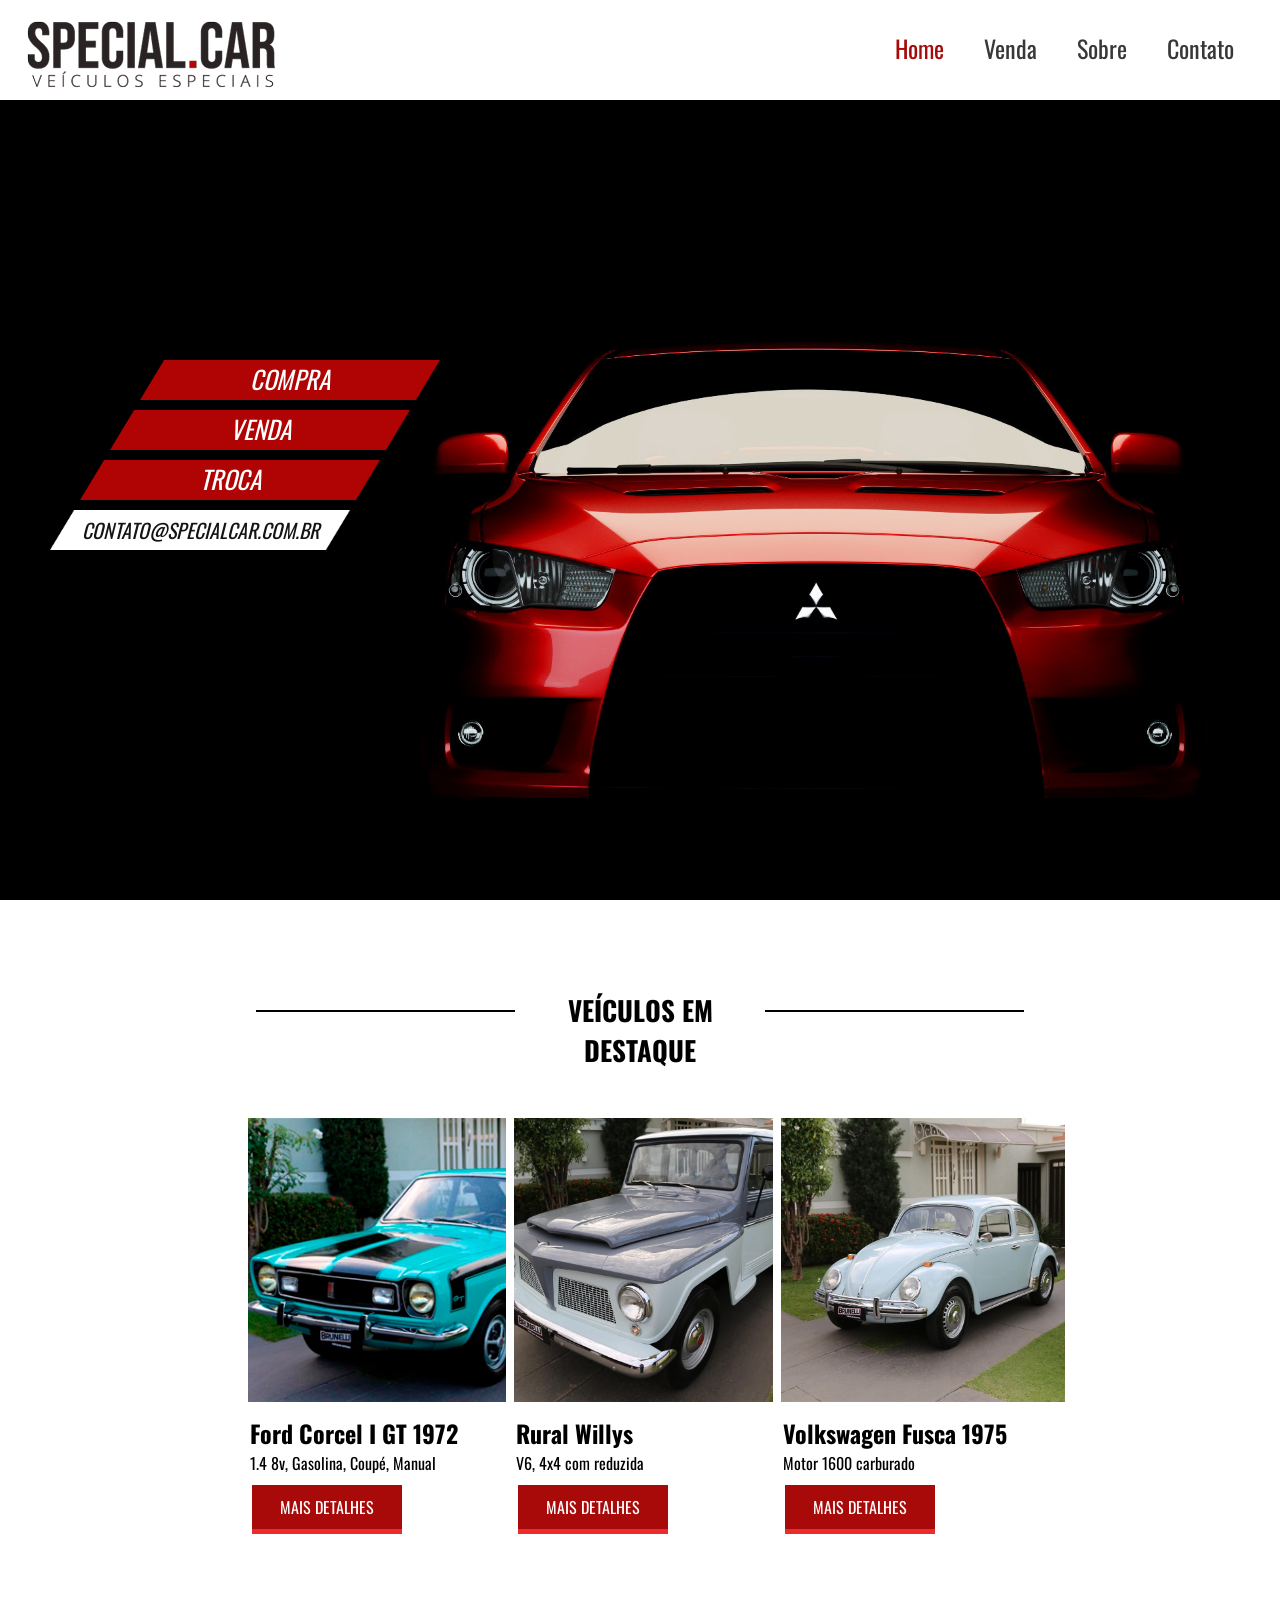
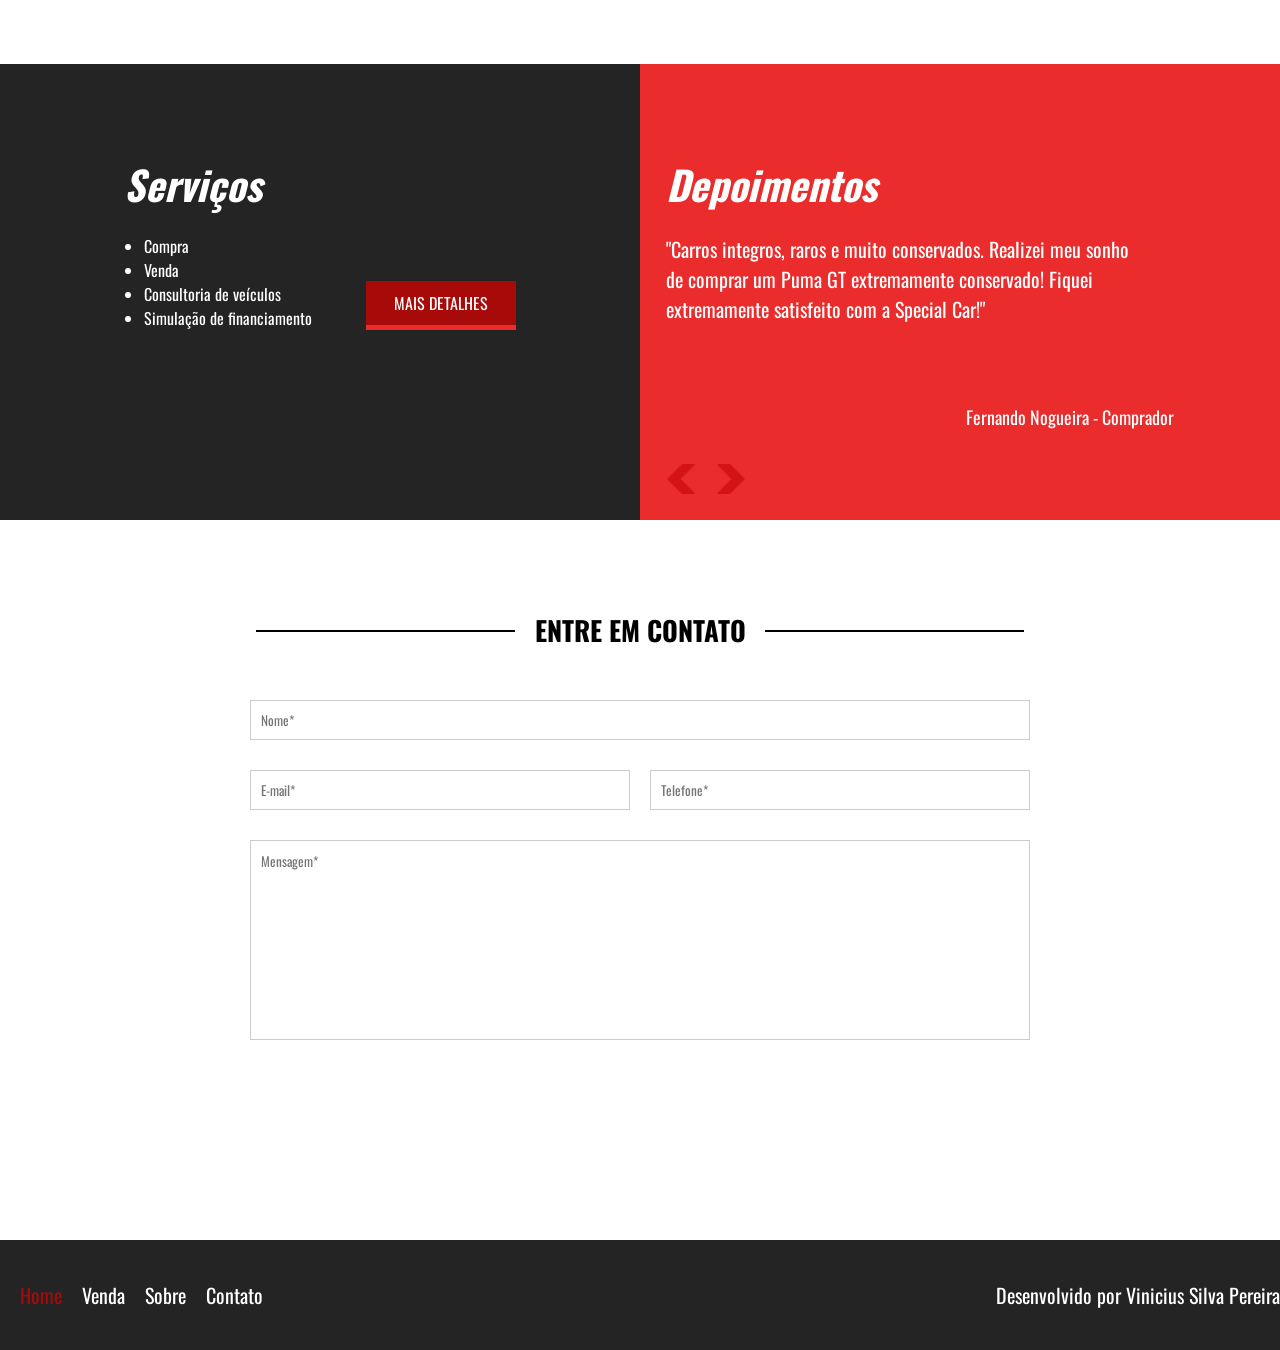
<file: index.html>
<!DOCTYPE html>
<html lang="pt-br">
<head>
    <meta charset="UTF-8">
    <meta name="viewport" content="width=device-width, initial-scale=1.0">
    <link href="https://fonts.googleapis.com/css2?family=Oswald:wght@300&display=swap" rel="stylesheet">
    <link rel="shorcut icon" type="image-x/png" href="imagens/car.ico"/>
    <link href="css/style.css" rel="stylesheet">
    <script src="js/jquery-3.5.1.js"></script>
    <script src="js/functions.js"></script>
    <title>Special.Car - Veículos Especiais</title>
</head>
<body>
    <header>
        <div class="container">
            <div class="logo-header"></div>
            <nav class="menu-desktop">
                <ul>
                    <li><a style="color: #a80909;" href="index.html">Home</a></li>
                    <li><a href="venda.html">Venda</a></li>
                    <li><a href="sobre.html">Sobre</a></li>
                    <li><a href="contato.html">Contato</a></li>
                </ul>
            </nav><!--menu-desktop-->

            <nav class="menu-mobile">
                <ul>
                    <li><a style="color: #a80909;" href="index.html">Home</a></li>
                    <li><a href="venda.html">Venda</a></li>
                    <li><a href="sobre.html">Sobre</a></li>
                    <li><a href="contato.html">Contato</a></li>
                </ul>
            </nav><!--menu-mobile-->
        </div><!--container-->
        <devi class="clear"></devi>
    </header><!--header-->

    <section class="banner">
        <div class="container">
            <div class="text-container">
                <div class="text-banner">Compra</div>
                <div class="text-banner">Venda</div>
                <div class="text-banner">Troca</div>
                <div class="text-banner">contato@specialcar.com.br</div>
            </div><!--text-container-->
        </div><!--container-->
    </section><!--banner-->

    <section class="veiculos-destaque">
        <div class="linha-titulo">
            <div class="linha"></div>
            <h2>Veículos em destaque</h2>
        </div><!--destaque-titulo-->

        <div class="container">
            <div class="vitrine-destaque">
                <div class="carro-img" >
                    <img src="imagens/vitrine.png"> 
                </div>
                <div class="info-carro">
                    <h2>Ford Corcel I GT 1972</h2>
                    <p>1.4 8v, Gasolina, Coupé, Manual</p>
                    <a class="btn1" href="corcel.html">Mais Detalhes</a>
                </div>   
            </div><!--vitrine-destaque-->
            
            <div class="vitrine-destaque">
                <div class="carro-img" >
                    <img src="imagens/Rural-Willys/4.jpg"> 
                </div>
                <div class="info-carro">
                    <h2>Rural Willys</h2>
                    <p>V6, 4x4 com reduzida</p>
                    <a class="btn1" href="rural-willys.html">Mais Detalhes</a>
                </div>   
            </div><!--vitrine-destaque-->   

            <div class="vitrine-destaque">
                <div class="carro-img" >
                    <img src="imagens/Fusca-1975/1.jpg"> 
                </div>
                <div class="info-carro">
                    <h2>Volkswagen Fusca 1975</h2>
                    <p>Motor 1600 carburado</p>
                    <a class="btn1" href="fusca-1975.html">Mais Detalhes</a>
                </div>   
            </div><!--vitrine-destaque-->

            <div class="clear"></div>
        </div><!--container-->
    </section><!--veiculos-destaque-->

    <section class="servicos">
        <div class="part1">
            <div class="part1-wrapper">
                <h2>Serviços</h2>
                <ul>
                    <li>Compra</li>
                    <li>Venda</li>
                    <li>Consultoria de veículos</li>
                    <li>Simulação de financiamento</li>
                </ul>
                <a class="btn1" href="contato.html">Mais Detalhes</a>
            </div><!--parte1-wrapper-->
        </div ><!--part1-->

        <div class="part2">
            <h2>Depoimentos</h2>
            <div class="part2-depoimentos">
                <p>"Carros integros, raros e muito conservados. Realizei meu sonho de comprar um Puma GT extremamente conservado! Fiquei extremamente satisfeito com a Special Car!"</p>
                <p>"Coleciono carros à mais de 30 anos e fiquei surpreso com o carinho colocado em cada carro, a Special Car me surpeendeu! Recomendo! "</p>
                <p>"Decidi realizar meu sonho de ter um coupé antigo, a Special Car me atendeu muito bem e me ajudou a realizar meu sonho de ter meu carro especial!"</p>
                <p>"Sou extremamente grata à equipe da Special Car pelo ótimo tratamento e condições no momento da compra, finalmente realizei meu sonho!"</p>
                <p>"Sempre sonhei com um Opala Comodoro, era o carro de minha mãe quando eu era criança, hoje realizei esse sonho junto à Special Car, carro integro, sem massa na lataria e com todos os frisos e acessórios originais!"</p>
            </div><!--parte2-depoimentos-->
            <div class="navigation">
                <div class="arrows">
                    <img prev width="30px" height="30px" src="imagens/left-arrow.png">
                    <img next width="30px" height="30px" src="imagens/right-arrow.png">
                </div>
            </div>
            <div class="nome-depoimento">
                <p>Fernando Nogueira - Comprador</p>
                <p>José Campos- Colecionador de Carros</p>
                <p>Maria Antônia- Compradora</p>
                <p>Fernanda Pereira- Empresária Automotiva</p>
                <p>Larissa Fernandes - Compradora</p>
            </div>
        </div ><!--part2-->
        <div class="clear"></div>
    </section><!--servicos-->

    <section class="contato" id="contato">
        <div class="linha-titulo">
            <div class="linha"></div>
            <h2>Entre em contato</h2>
        </div><!--contato-titulo-->
        <form>
            <div class="input-wrapper w100">
                <input type="text" name="nome" placeholder="Nome*" required>
            </div>
            <div class="input-wrapper w50">
                <input type="text" name="e-mail" placeholder="E-mail*" required>
            </div>
            <div class="input-wrapper w50">
                <input type="text" name="fone" placeholder="Telefone*" required>
            </div>
            <div class="input-wrapper w100">
                <textarea placeholder="Mensagem*" required></textarea>
            </div>
        </form>
        <div class="clear"></div>
    </section><!--section-contato-->

    <footer>
        <div class="container">
            <nav class="menu-footer">
                <ul>
                    <li><a style="color: #a80909;" href="index.html">Home</a></li>
                    <li><a href="venda.html">Venda</a></li>
                    <li><a href="sobre.html">Sobre</a></li>
                    <li><a href="contato.html">Contato</a></li>
                </ul>
            </nav>
            <p>Desenvolvido por Vinicius Silva Pereira</p>
        </div>
        <div class="clear"></div>
    </footer>
</body>
</html>
</file>
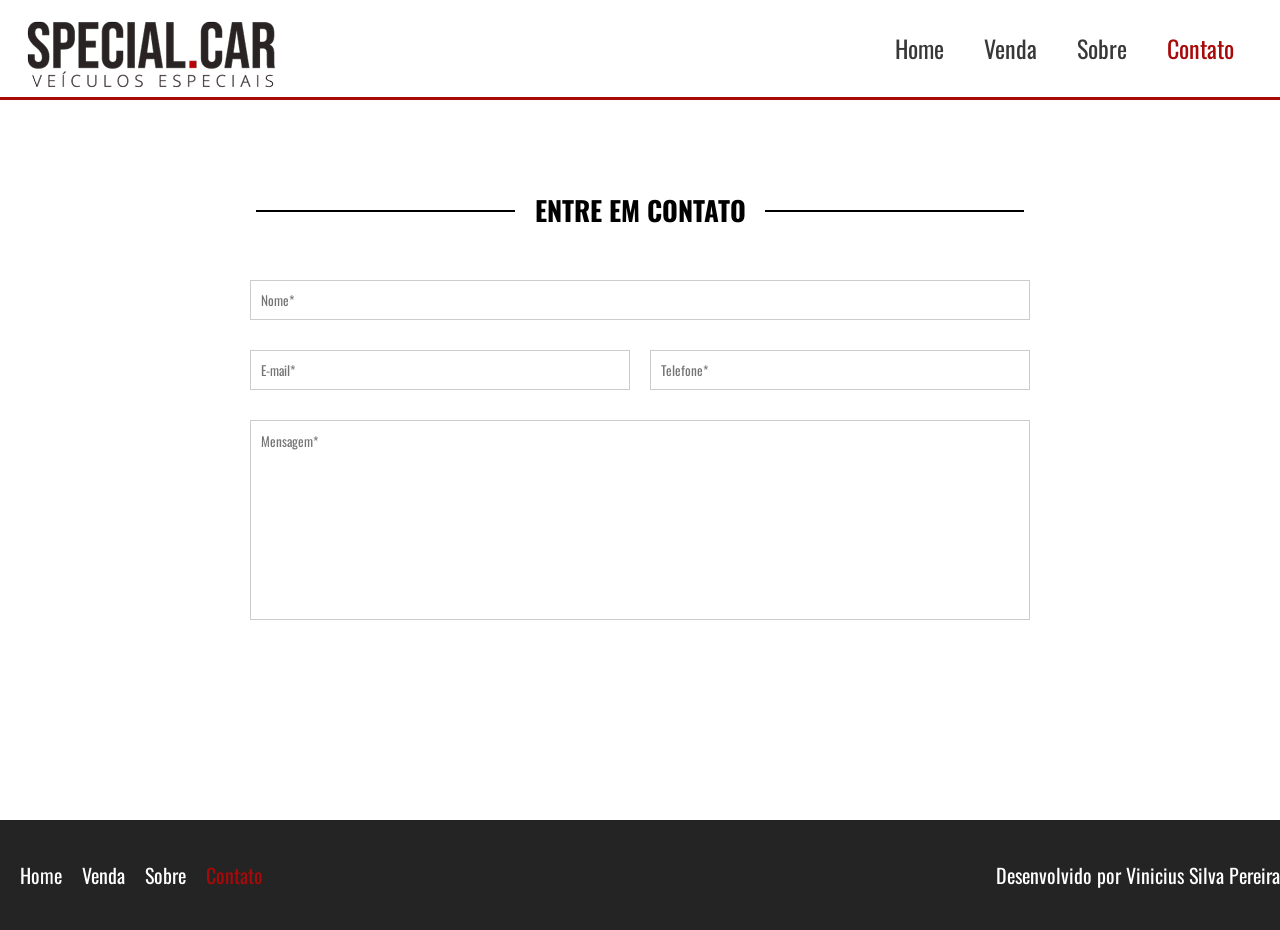
<file: contato.html>
<!DOCTYPE html>
<html lang="pt-br">
<head>
    <meta charset="UTF-8">
    <meta name="viewport" content="width=device-width, initial-scale=1.0">
    <link href="https://fonts.googleapis.com/css2?family=Oswald:wght@300&display=swap" rel="stylesheet">
    <link rel="shorcut icon" type="image-x/png" href="imagens/car.ico"/>
    <link href="css/style.css" rel="stylesheet">
    <script src="js/jquery-3.5.1.js"></script>
    <script src="js/functions.js"></script>
    <title>Entre em contato</title>
</head>
<body>
    <header style="border-bottom: 3px solid #a80909;">
        <div class="container">
            <div class="logo-header"></div>
            <nav class="menu-desktop">
                <ul>
                    <li><a href="index.html">Home</a></li>
                    <li><a href="venda.html">Venda</a></li>
                    <li><a href="sobre.html">Sobre</a></li>
                    <li><a style="color: #a80909;"  href="contato.html">Contato</a></li>
                </ul>
            </nav><!--menu-desktop-->

            <nav class="menu-mobile">
                <ul>
                    <li><a href="index.html">Home</a></li>
                    <li><a href="venda.html">Venda</a></li>
                    <li><a href="sobre.html">Sobre</a></li>
                    <li><a style="color: #a80909;" href="contato.html">Contato</a></li>
                </ul>
            </nav><!--menu-mobile-->
        </div><!--container-->
        <div class="clear"></div>
    </header><!--header-->

    <section class="contato" id="contato">
        <div class="linha-titulo">
            <div class="linha"></div>
            <h2>Entre em contato</h2>
        </div><!--contato-titulo-->
        <form>
            <div class="input-wrapper w100">
                <input type="text" name="nome" placeholder="Nome*" required>
            </div>
            <div class="input-wrapper w50">
                <input type="text" name="e-mail" placeholder="E-mail*" required>
            </div>
            <div class="input-wrapper w50">
                <input type="text" name="fone" placeholder="Telefone*" required>
            </div>
            <div class="input-wrapper w100">
                <textarea placeholder="Mensagem*" required></textarea>
            </div>
        </form>
        <div class="clear"></div>
    </section><!--section-contato-->

    

    <footer>
        <div class="container">
            <nav class="menu-footer">
                <ul>
                    <li><a href="index.html">Home</a></li>
                    <li><a  href="venda.html">Venda</a></li>
                    <li><a href="sobre.html">Sobre</a></li>
                    <li><a  style="color: #a80909;" href="contato.html">Contato</a></li>
                </ul>
            </nav>
            <p>Desenvolvido por Vinicius Silva Pereira</p>
        </div>
        <div class="clear"></div>
    </footer>
</body>
</html>
</file>
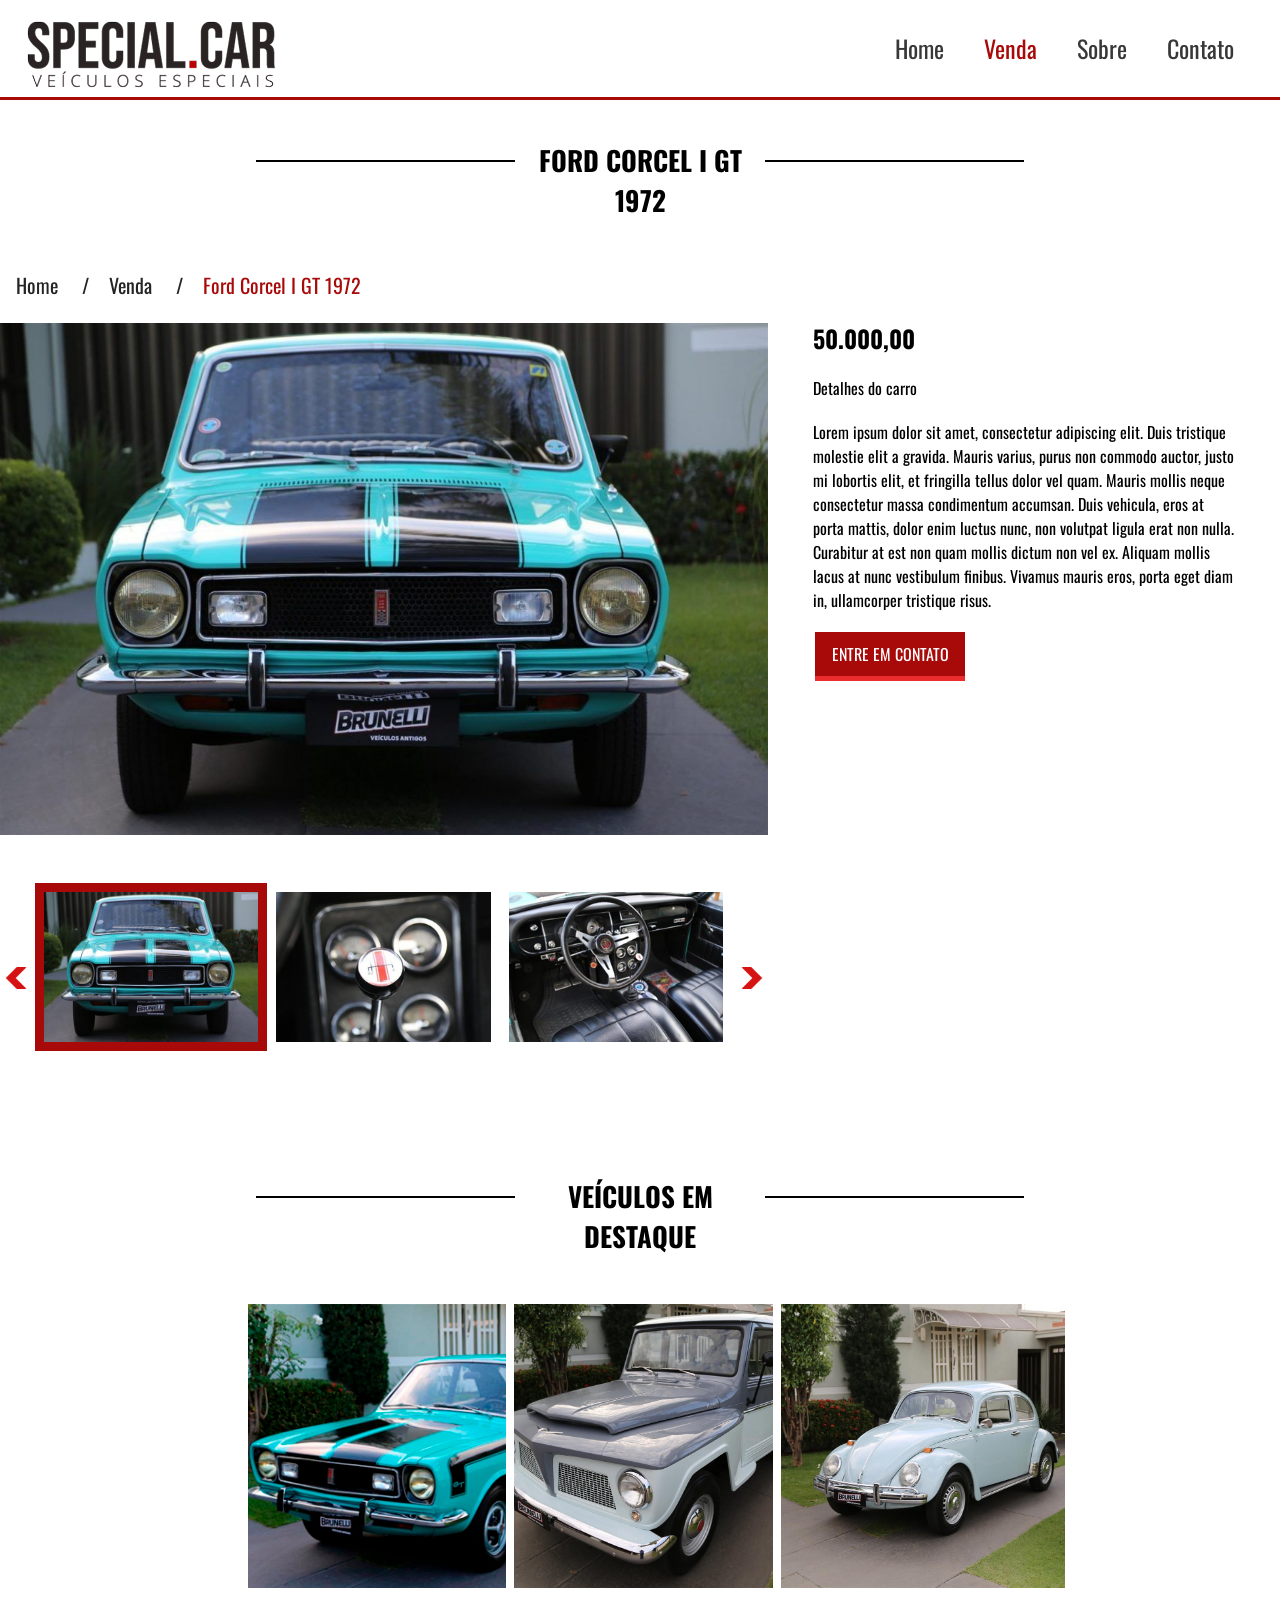
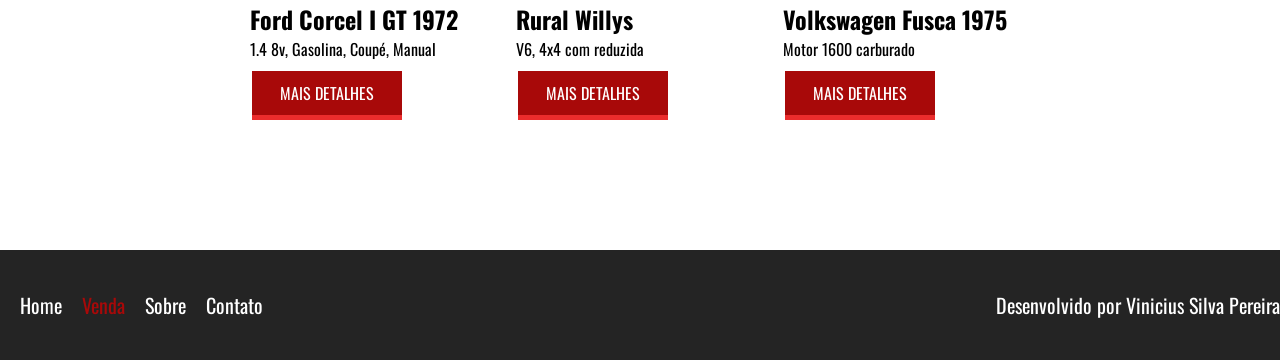
<file: corcel.html>
<!DOCTYPE html>
<html lang="pt-br">
<head>
    <meta charset="UTF-8">
    <meta name="viewport" content="width=device-width, initial-scale=1.0">
    <link href="https://fonts.googleapis.com/css2?family=Oswald:wght@300&display=swap" rel="stylesheet">
    <link rel="shorcut icon" type="image-x/png" href="imagens/car.ico"/>
    <link href="css/style.css" rel="stylesheet">
    <script src="js/jquery-3.5.1.js"></script>
    <script src="js/functions.js"></script>
    <title>Ford Corcel 1972</title>
</head>
<body>
    <header style="border-bottom: 3px solid #a80909;">
        <div class="container">
            <div class="logo-header"></div>
            <nav class="menu-desktop">
                <ul>
                    <li><a href="index.html">Home</a></li>
                    <li><a style="color: #a80909;" href="venda.html">Venda</a></li>
                    <li><a href="sobre.html">Sobre</a></li>
                    <li><a href="contato.html">Contato</a></li>
                </ul>
            </nav><!--menu-desktop-->

            <nav class="menu-mobile">
                <ul>
                    <li><a href="index.html">Home</a></li>
                    <li><a style="color: #a80909;" href="venda.html">Venda</a></li>
                    <li><a href="sobre.html">Sobre</a></li>
                    <li><a href="contato.html">Contato</a></li>
                </ul>
            </nav><!--menu-mobile-->
        </div><!--container-->
        <div class="clear"></div>
    </header><!--header-->

    <section class="venda-single">
        <div class="container">

            <div class="linha-titulo">
                <div class="linha"></div>
                <h2>Ford Corcel I GT 1972</h2>
            </div><!--linha-titulo-->

            <div class="info-veiculo">
                <nav class="breadcrumb">
                    <ul>
                        <li><a href="index.html">Home</a></li>
                        <li><a href="venda.html">Venda</a></li>
                        <li style="color: #a80909;">Ford Corcel I GT 1972</li>
                    </ul>
                </nav>
                <div class="foto-destaque"></div>
                <div class="nav-galeria-parent">
                    <div class="seta-esquerda"></div>
                    <div class="seta-direita"></div>
                    <div class="nav-galeria">
                        <div class="nav-galeria-wrapper">
                            <div class="mini-img-wrapper">
                                <div  class="mini-img" style="background-image: url(imagens/venda1.jpg);"></div>
                            </div><!--mini-img-wrapper-->
                            <div class="mini-img-wrapper">
                                <div  class="mini-img" style="background-image: url(imagens/vitrine2.png);"></div></div><!--mini-img-wrapper-->
                            <div class="mini-img-wrapper">
                                <div  class="mini-img" style="background-image: url(imagens/vitrine3.png);"></div></div><!--mini-img-wrapper-->
                            <div class="mini-img-wrapper">
                                <div  class="mini-img" style="background-image: url(imagens/venda2.jpg);"></div></div><!--mini-img-wrapper-->
                            <div class="mini-img-wrapper">
                                <div  class="mini-img" style="background-image: url(imagens/vitrine2.png);"></div></div><!--mini-img-wrapper-->
                            <div class="mini-img-wrapper">
                                <div  class="mini-img" style="background-image: url(imagens/venda1.jpg);"></div></div><!--mini-img-wrapper-->
                            
                        </div><!--nav-galeria-wrapper-->
                    </div><!--nav-galeria-->
                </div><!--nav-galeria-parent-->
                
            </div><!--info-veiculo-->
            
            <div class="descricao-veiculo">
                <h2>50.000,00</h2>
                <p>Detalhes do carro</p>
                <p>Lorem ipsum dolor sit amet, consectetur adipiscing elit. Duis tristique molestie elit a gravida. Mauris varius, purus non commodo auctor, justo mi lobortis elit, et fringilla tellus dolor vel quam. Mauris mollis neque consectetur massa condimentum accumsan. Duis vehicula, eros at porta mattis, dolor enim luctus nunc, non volutpat ligula erat non nulla. Curabitur at est non quam mollis dictum non vel ex. Aliquam mollis lacus at nunc vestibulum finibus. Vivamus mauris eros, porta eget diam in, ullamcorper tristique risus.</p>
                <a class="btn1" href="contato.html">Entre em contato</a>
            </div><!--descricao-veiculo-->
        </div><!--container-->
        <div class="clear"></div>
    </section><!--venda-single-->


    <section class="veiculos-destaque">
        <div class="linha-titulo">
            <div class="linha"></div>
            <h2>Veículos em destaque</h2>
        </div><!--destaque-titulo-->

        <div class="container">
            <div class="vitrine-destaque">
                <div class="carro-img" >
                    <img src="imagens/vitrine.png"> 
                </div>
                <div class="info-carro">
                    <h2>Ford Corcel I GT 1972</h2>
                    <p>1.4 8v, Gasolina, Coupé, Manual</p>
                    <a class="btn1" href="corcel.html">Mais Detalhes</a>
                </div>   
            </div><!--vitrine-destaque-->
            
            <div class="vitrine-destaque">
                <div class="carro-img" >
                    <img src="imagens/Rural-Willys/4.jpg"> 
                </div>
                <div class="info-carro">
                    <h2>Rural Willys</h2>
                    <p>V6, 4x4 com reduzida</p>
                    <a class="btn1" href="rural-willys.html">Mais Detalhes</a>
                </div>   
            </div><!--vitrine-destaque-->   

            <div class="vitrine-destaque">
                <div class="carro-img" >
                    <img src="imagens/Fusca-1975/1.jpg"> 
                </div>
                <div class="info-carro">
                    <h2>Volkswagen Fusca 1975</h2>
                    <p>Motor 1600 carburado</p>
                    <a class="btn1" href="fusca-1975.html">Mais Detalhes</a>
                </div>   
            </div><!--vitrine-destaque-->

            <div class="clear"></div>
        </div><!--container-->
    </section><!--veiculos-destaque-->
    
    <footer>
        <div class="container">
            <nav class="menu-footer">
                <ul>
                    <li><a href="index.html">Home</a></li>
                    <li><a style="color: #a80909;" href="venda.html">Venda</a></li>
                    <li><a href="sobre.html">Sobre</a></li>
                    <li><a href="contato.html">Contato</a></li>
                </ul>
            </nav>
            <p>Desenvolvido por Vinicius Silva Pereira</p>
        </div>
        <div class="clear"></div>
    </footer>
</body>
</html>
</file>
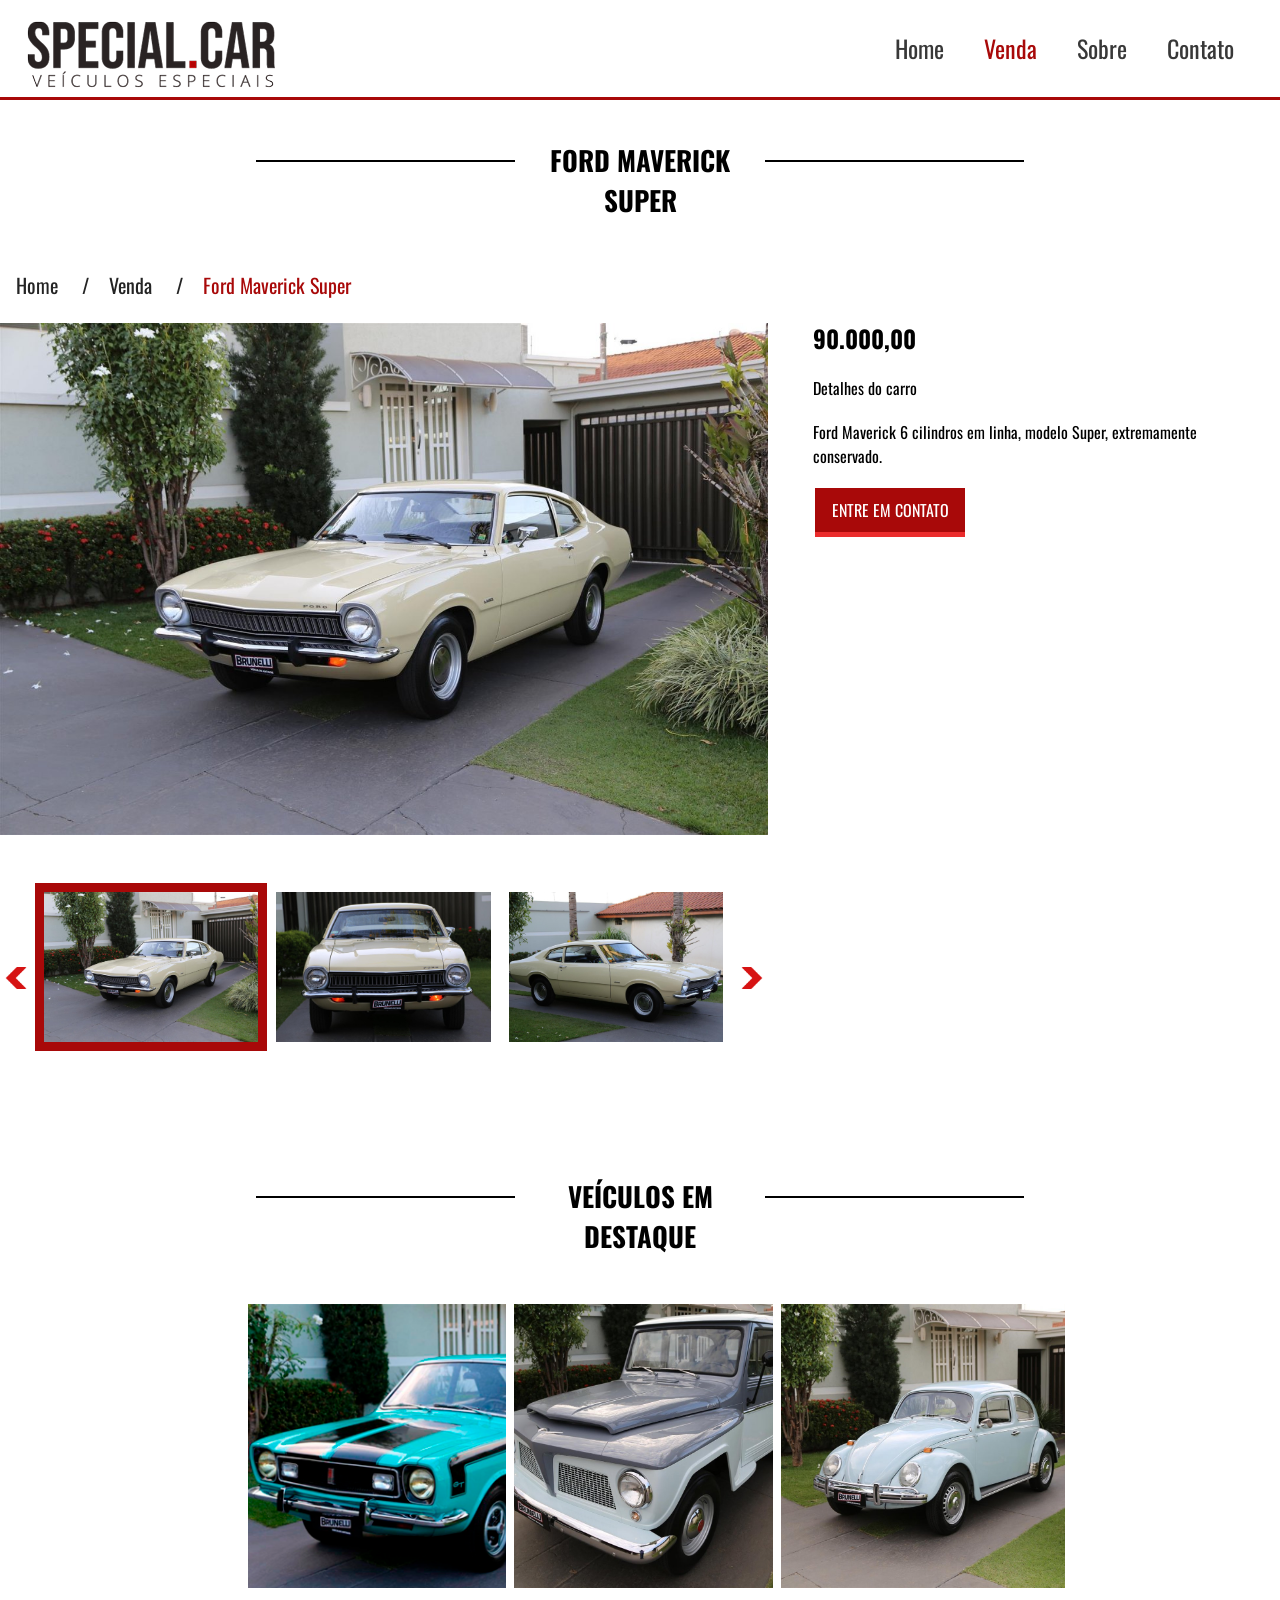
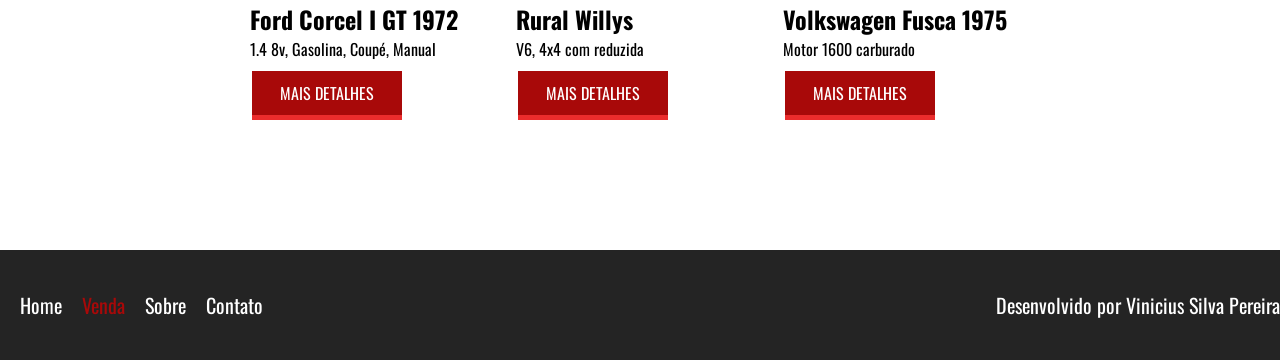
<file: ford-maverick.html>
<!DOCTYPE html>
<html lang="pt-br">
<head>
    <meta charset="UTF-8">
    <meta name="viewport" content="width=device-width, initial-scale=1.0">
    <link href="https://fonts.googleapis.com/css2?family=Oswald:wght@300&display=swap" rel="stylesheet">
    <link rel="shorcut icon" type="image-x/png" href="imagens/car.ico"/>
    <link href="css/style.css" rel="stylesheet">
    <script src="js/jquery-3.5.1.js"></script>
    <script src="js/functions.js"></script>
    <title>Ford Maverick Super</title>
</head>
<body>
    <header style="border-bottom: 3px solid #a80909;">
        <div class="container">
            <div class="logo-header"></div>
            <nav class="menu-desktop">
                <ul>
                    <li><a href="index.html">Home</a></li>
                    <li><a style="color: #a80909;" href="venda.html">Venda</a></li>
                    <li><a href="sobre.html">Sobre</a></li>
                    <li><a href="contato.html">Contato</a></li>
                </ul>
            </nav><!--menu-desktop-->

            <nav class="menu-mobile">
                <ul>
                    <li><a href="index.html">Home</a></li>
                    <li><a style="color: #a80909;" href="venda.html">Venda</a></li>
                    <li><a href="sobre.html">Sobre</a></li>
                    <li><a href="contato.html">Contato</a></li>
                </ul>
            </nav><!--menu-mobile-->
        </div><!--container-->
        <div class="clear"></div>
    </header><!--header-->

    <section class="venda-single">
        <div class="container">

            <div class="linha-titulo">
                <div class="linha"></div>
                <h2>Ford Maverick Super</h2>
            </div><!--linha-titulo-->

            <div class="info-veiculo">
                <nav class="breadcrumb">
                    <ul>
                        <li><a href="index.html">Home</a></li>
                        <li><a href="venda.html">Venda</a></li>
                        <li style="color: #a80909;">Ford Maverick Super</li>
                    </ul>
                </nav>
                <div class="foto-destaque"></div>
                <div class="nav-galeria-parent">
                    <div class="seta-esquerda"></div>
                    <div class="seta-direita"></div>
                    <div class="nav-galeria">
                        <div class="nav-galeria-wrapper">
                            <div class="mini-img-wrapper"><div  class="mini-img" style="background-image: url(imagens/Ford-Maverick/1.jpg);"></div></div><!--mini-img-wrapper-->
                            <div class="mini-img-wrapper"><div  class="mini-img" style="background-image: url(imagens/Ford-Maverick/2.jpg);"></div></div><!--mini-img-wrapper-->
                            <div class="mini-img-wrapper"><div  class="mini-img" style="background-image: url(imagens/Ford-Maverick/3.jpg);"></div></div><!--mini-img-wrapper-->
                            <div class="mini-img-wrapper"><div  class="mini-img" style="background-image: url(imagens/Ford-Maverick/4.jpg);"></div></div><!--mini-img-wrapper-->
                            <div class="mini-img-wrapper"><div  class="mini-img" style="background-image: url(imagens/Ford-Maverick/5.jpg);"></div></div><!--mini-img-wrapper-->
                            <div class="mini-img-wrapper"><div  class="mini-img" style="background-image: url(imagens/Ford-Maverick/6.jpg);"></div></div><!--mini-img-wrapper-->
                            
                        </div><!--nav-galeria-wrapper-->
                    </div><!--nav-galeria-->
                </div><!--nav-galeria-parent-->
                
            </div><!--info-veiculo-->
            
            <div class="descricao-veiculo">
                <h2>90.000,00</h2>
                <p>Detalhes do carro</p>
                <p>Ford Maverick 6 cilindros em linha, modelo Super, extremamente conservado.</p>
                <a class="btn1" href="contato.html">Entre em contato</a>
            </div><!--descricao-veiculo-->
        </div><!--container-->
        <div class="clear"></div>
    </section><!--venda-single-->


    <section class="veiculos-destaque">
        <div class="linha-titulo">
            <div class="linha"></div>
            <h2>Veículos em destaque</h2>
        </div><!--destaque-titulo-->

        <div class="container">
            <div class="vitrine-destaque">
                <div class="carro-img" >
                    <img src="imagens/vitrine.png"> 
                </div>
                <div class="info-carro">
                    <h2>Ford Corcel I GT 1972</h2>
                    <p>1.4 8v, Gasolina, Coupé, Manual</p>
                    <a class="btn1" href="corcel.html">Mais Detalhes</a>
                </div>   
            </div><!--vitrine-destaque-->
            
            <div class="vitrine-destaque">
                <div class="carro-img" >
                    <img src="imagens/Rural-Willys/4.jpg"> 
                </div>
                <div class="info-carro">
                    <h2>Rural Willys</h2>
                    <p>V6, 4x4 com reduzida</p>
                    <a class="btn1" href="rural-willys.html">Mais Detalhes</a>
                </div>   
            </div><!--vitrine-destaque-->   

            <div class="vitrine-destaque">
                <div class="carro-img" >
                    <img src="imagens/Fusca-1975/1.jpg"> 
                </div>
                <div class="info-carro">
                    <h2>Volkswagen Fusca 1975</h2>
                    <p>Motor 1600 carburado</p>
                    <a class="btn1" href="fusca-1975.html">Mais Detalhes</a>
                </div>   
            </div><!--vitrine-destaque-->

            <div class="clear"></div>
        </div><!--container-->
    </section><!--veiculos-destaque-->
    </section><!--section-venda-->
    
    <footer>
        <div class="container">
            <nav class="menu-footer">
                <ul>
                    <li><a href="index.html">Home</a></li>
                    <li><a style="color: #a80909;" href="venda.html">Venda</a></li>
                    <li><a href="sobre.html">Sobre</a></li>
                    <li><a href="contato.html">Contato</a></li>
                </ul>
            </nav>
            <p>Desenvolvido por Vinicius Silva Pereira</p>
        </div>
        <div class="clear"></div>
    </footer>
</body>
</html>
</file>
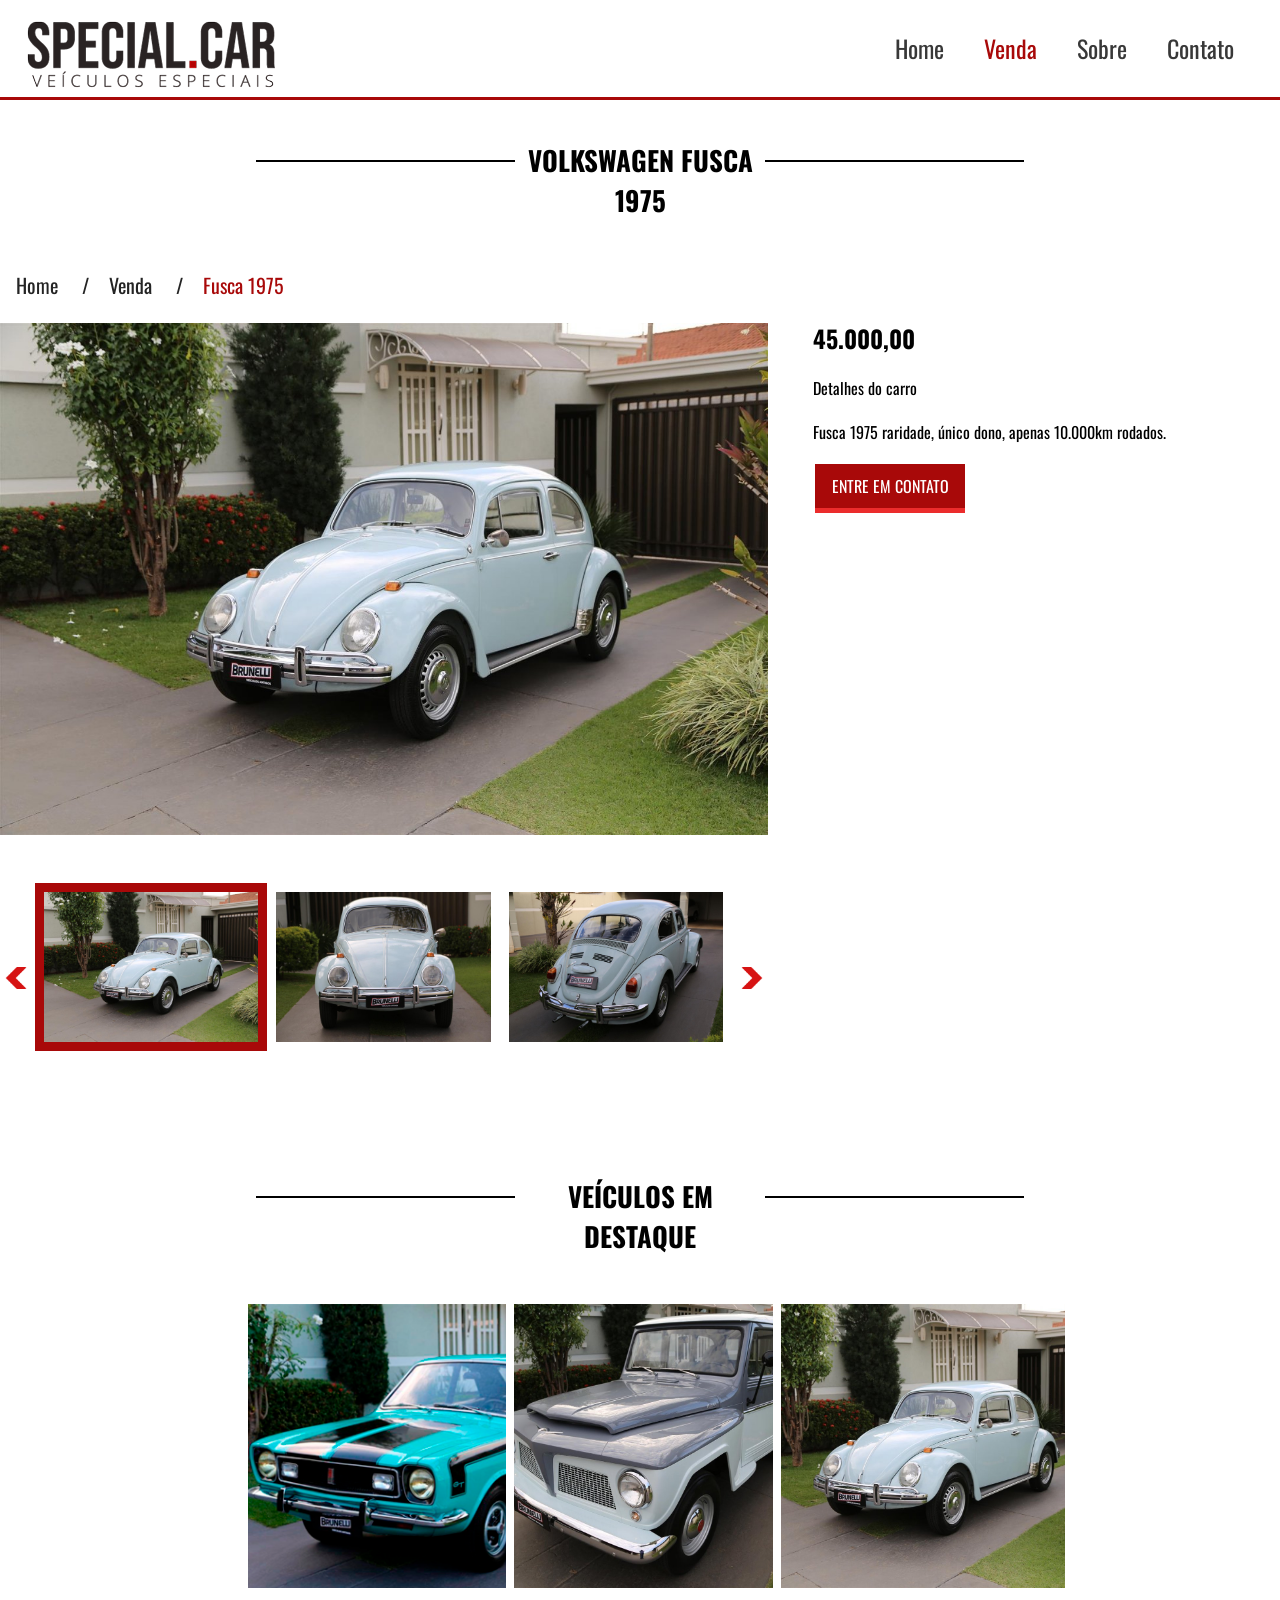
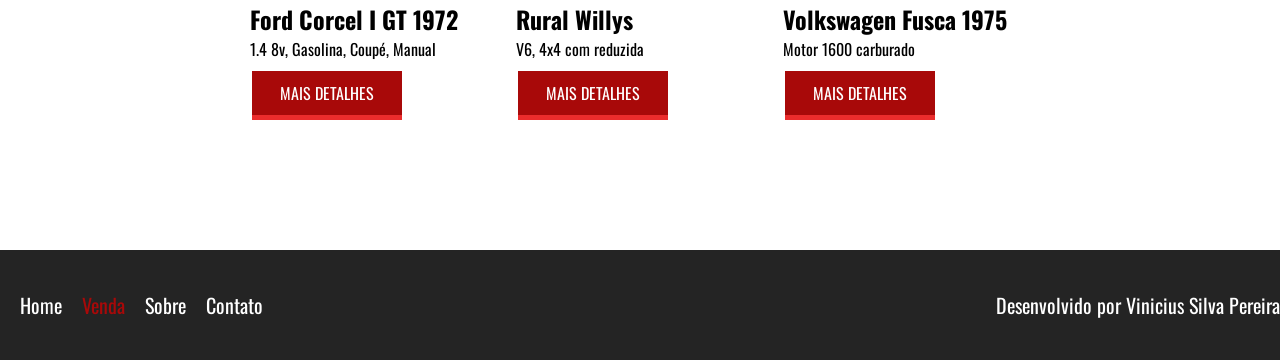
<file: fusca-1975.html>
<!DOCTYPE html>
<html lang="pt-br">
<head>
    <meta charset="UTF-8">
    <meta name="viewport" content="width=device-width, initial-scale=1.0">
    <link href="https://fonts.googleapis.com/css2?family=Oswald:wght@300&display=swap" rel="stylesheet">
    <link rel="shorcut icon" type="image-x/png" href="imagens/car.ico"/>
    <link href="css/style.css" rel="stylesheet">
    <script src="js/jquery-3.5.1.js"></script>
    <script src="js/functions.js"></script>
    <title>Wolkswagen Fusca 1975</title>
</head>
<body>
    <header style="border-bottom: 3px solid #a80909;">
        <div class="container">
            <div class="logo-header"></div>
            <nav class="menu-desktop">
                <ul>
                    <li><a href="index.html">Home</a></li>
                    <li><a style="color: #a80909;" href="venda.html">Venda</a></li>
                    <li><a href="sobre.html">Sobre</a></li>
                    <li><a href="contato.html">Contato</a></li>
                </ul>
            </nav><!--menu-desktop-->

            <nav class="menu-mobile">
                <ul>
                    <li><a href="index.html">Home</a></li>
                    <li><a style="color: #a80909;" href="venda.html">Venda</a></li>
                    <li><a href="sobre.html">Sobre</a></li>
                    <li><a href="contato.html">Contato</a></li>
                </ul>
            </nav><!--menu-mobile-->
        </div><!--container-->
        <div class="clear"></div>
    </header><!--header-->

    <section class="venda-single">
        <div class="container">

            <div class="linha-titulo">
                <div class="linha"></div>
                <h2>Volkswagen Fusca 1975</h2>
            </div><!--linha-titulo-->

            <div class="info-veiculo">
                <nav class="breadcrumb">
                    <ul>
                        <li><a href="index.html">Home</a></li>
                        <li><a href="venda.html">Venda</a></li>
                        <li style="color: #a80909;">Fusca 1975</li>
                    </ul>
                </nav>
                <div class="foto-destaque"></div>
                <div class="nav-galeria-parent">
                    <div class="seta-esquerda"></div>
                    <div class="seta-direita"></div>
                    <div class="nav-galeria">
                        <div class="nav-galeria-wrapper">
                            <div class="mini-img-wrapper"><div  class="mini-img" style="background-image: url(imagens/Fusca-1975/1.jpg);"></div></div><!--mini-img-wrapper-->
                            <div class="mini-img-wrapper"><div  class="mini-img" style="background-image: url(imagens/Fusca-1975/2.jpg);"></div></div><!--mini-img-wrapper-->
                            <div class="mini-img-wrapper"><div  class="mini-img" style="background-image: url(imagens/Fusca-1975/3.jpg);"></div></div><!--mini-img-wrapper-->
                            <div class="mini-img-wrapper"><div  class="mini-img" style="background-image: url(imagens/Fusca-1975/4.jpg);"></div></div><!--mini-img-wrapper-->
                            <div class="mini-img-wrapper"><div  class="mini-img" style="background-image: url(imagens/Fusca-1975/5.jpg);"></div></div><!--mini-img-wrapper-->
                            <div class="mini-img-wrapper"><div  class="mini-img" style="background-image: url(imagens/Fusca-1975/6.jpg);"></div></div><!--mini-img-wrapper-->
                            
                        </div><!--nav-galeria-wrapper-->
                    </div><!--nav-galeria-->
                </div><!--nav-galeria-parent-->
                
            </div><!--info-veiculo-->
            
            <div class="descricao-veiculo">
                <h2>45.000,00</h2>
                <p>Detalhes do carro</p>
                <p>Fusca 1975 raridade, único dono, apenas 10.000km rodados.</p>
                <a class="btn1" href="contato.html">Entre em contato</a>
            </div><!--descricao-veiculo-->
        </div><!--container-->
        <div class="clear"></div>
    </section><!--venda-single-->


    <section class="veiculos-destaque">
        <div class="linha-titulo">
            <div class="linha"></div>
            <h2>Veículos em destaque</h2>
        </div><!--destaque-titulo-->

        <div class="container">
            <div class="vitrine-destaque">
                <div class="carro-img" >
                    <img src="imagens/vitrine.png"> 
                </div>
                <div class="info-carro">
                    <h2>Ford Corcel I GT 1972</h2>
                    <p>1.4 8v, Gasolina, Coupé, Manual</p>
                    <a class="btn1" href="corcel.html">Mais Detalhes</a>
                </div>   
            </div><!--vitrine-destaque-->
            
            <div class="vitrine-destaque">
                <div class="carro-img" >
                    <img src="imagens/Rural-Willys/4.jpg"> 
                </div>
                <div class="info-carro">
                    <h2>Rural Willys</h2>
                    <p>V6, 4x4 com reduzida</p>
                    <a class="btn1" href="rural-willys.html">Mais Detalhes</a>
                </div>   
            </div><!--vitrine-destaque-->   

            <div class="vitrine-destaque">
                <div class="carro-img" >
                    <img src="imagens/Fusca-1975/1.jpg"> 
                </div>
                <div class="info-carro">
                    <h2>Volkswagen Fusca 1975</h2>
                    <p>Motor 1600 carburado</p>
                    <a class="btn1" href="fusca-1975.html">Mais Detalhes</a>
                </div>   
            </div><!--vitrine-destaque-->

            <div class="clear"></div>
        </div><!--container-->
    </section><!--veiculos-destaque-->
    
    <footer>
        <div class="container">
            <nav class="menu-footer">
                <ul>
                    <li><a href="index.html">Home</a></li>
                    <li><a style="color: #a80909;" href="venda.html">Venda</a></li>
                    <li><a href="sobre.html">Sobre</a></li>
                    <li><a href="contato.html">Contato</a></li>
                </ul>
            </nav>
            <p>Desenvolvido por Vinicius Silva Pereira</p>
        </div>
        <div class="clear"></div>
    </footer>
</body>
</html>
</file>
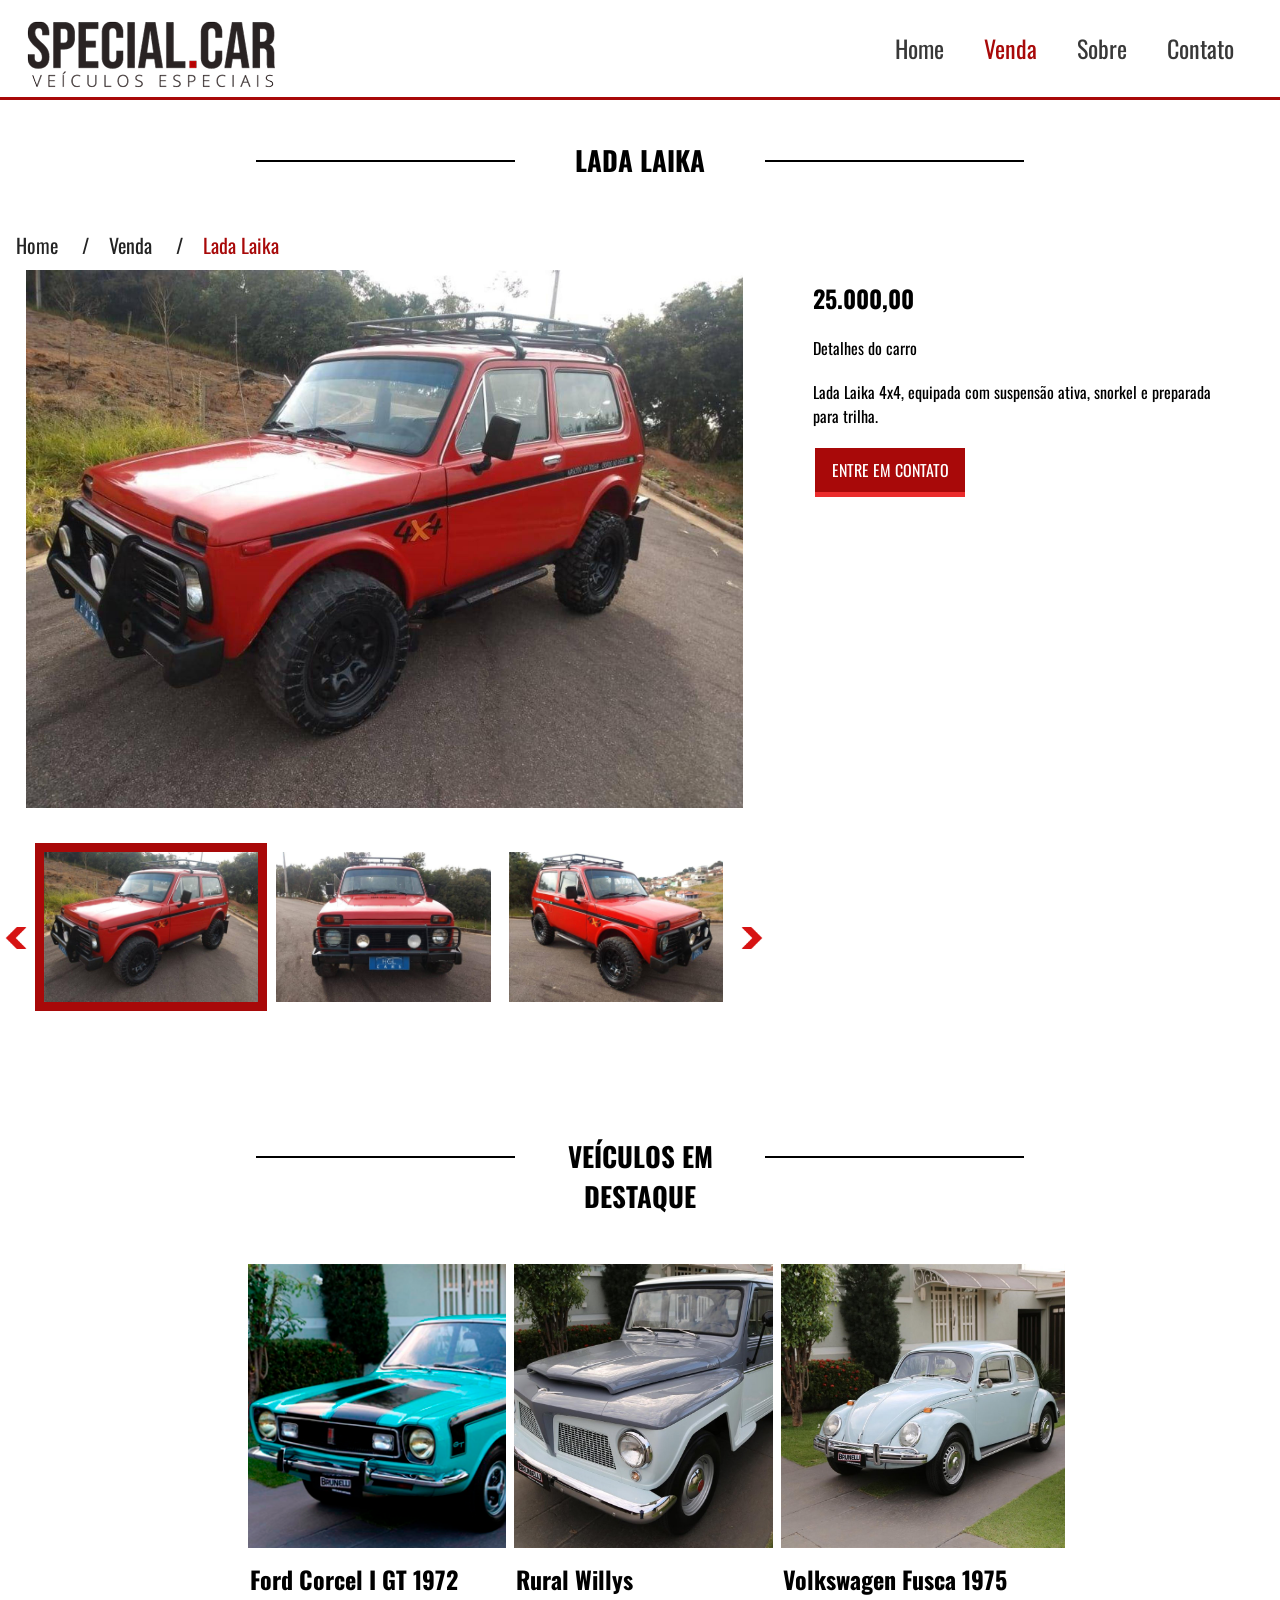
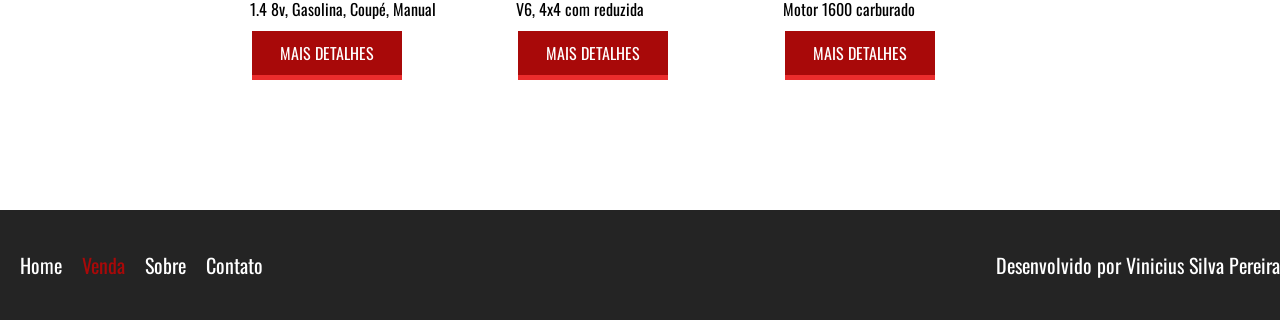
<file: lada.html>
<!DOCTYPE html>
<html lang="pt-br">
<head>
    <meta charset="UTF-8">
    <meta name="viewport" content="width=device-width, initial-scale=1.0">
    <link href="https://fonts.googleapis.com/css2?family=Oswald:wght@300&display=swap" rel="stylesheet">
    <link rel="shorcut icon" type="image-x/png" href="imagens/car.ico"/>
    <link href="css/style.css" rel="stylesheet">
    <script src="js/jquery-3.5.1.js"></script>
    <script src="js/functions.js"></script>
    <title>Lada Laika</title>
</head>
<body>
    <header style="border-bottom: 3px solid #a80909;">
        <div class="container">
            <div class="logo-header"></div>
            <nav class="menu-desktop">
                <ul>
                    <li><a href="index.html">Home</a></li>
                    <li><a style="color: #a80909;" href="venda.html">Venda</a></li>
                    <li><a href="sobre.html">Sobre</a></li>
                    <li><a href="contato.html">Contato</a></li>
                </ul>
            </nav><!--menu-desktop-->

            <nav class="menu-mobile">
                <ul>
                    <li><a href="index.html">Home</a></li>
                    <li><a style="color: #a80909;" href="venda.html">Venda</a></li>
                    <li><a href="sobre.html">Sobre</a></li>
                    <li><a href="contato.html">Contato</a></li>
                </ul>
            </nav><!--menu-mobile-->
        </div><!--container-->
        <div class="clear"></div>
    </header><!--header-->

    <section class="venda-single">
        <div class="container">

            <div class="linha-titulo">
                <div class="linha"></div>
                <h2>Lada Laika</h2>
            </div><!--linha-titulo-->

            <div class="info-veiculo">
                <nav class="breadcrumb">
                    <ul>
                        <li><a href="index.html">Home</a></li>
                        <li><a href="venda.html">Venda</a></li>
                        <li style="color: #a80909;">Lada Laika</li>
                    </ul>
                </nav>
                <div class="foto-destaque"></div>
                <div class="nav-galeria-parent">
                    <div class="seta-esquerda"></div>
                    <div class="seta-direita"></div>
                    <div class="nav-galeria">
                        <div class="nav-galeria-wrapper">
                            <div class="mini-img-wrapper"><div  class="mini-img" style="background-image: url(imagens/Lada/1.jpg);"></div></div><!--mini-img-wrapper-->
                            <div class="mini-img-wrapper"><div  class="mini-img" style="background-image: url(imagens/Lada/2.jpg);"></div></div><!--mini-img-wrapper-->
                            <div class="mini-img-wrapper"><div  class="mini-img" style="background-image: url(imagens/Lada/3.jpg);"></div></div><!--mini-img-wrapper-->
                            <div class="mini-img-wrapper"><div  class="mini-img" style="background-image: url(imagens/Lada/4.jpg);"></div></div><!--mini-img-wrapper-->
                            <div class="mini-img-wrapper"><div  class="mini-img" style="background-image: url(imagens/Lada/5.jpg);"></div></div><!--mini-img-wrapper-->
                            <div class="mini-img-wrapper"><div  class="mini-img" style="background-image: url(imagens/Lada/6.jpg);"></div></div><!--mini-img-wrapper-->
                            
                        </div><!--nav-galeria-wrapper-->
                    </div><!--nav-galeria-->
                </div><!--nav-galeria-parent-->
                
            </div><!--info-veiculo-->
            
            <div class="descricao-veiculo">
                <h2>25.000,00</h2>
                <p>Detalhes do carro</p>
                <p>Lada Laika 4x4, equipada com suspensão ativa, snorkel e preparada para trilha.</p>
                <a class="btn1" href="contato.html">Entre em contato</a>
            </div><!--descricao-veiculo-->
        </div><!--container-->
        <div class="clear"></div>
    </section><!--venda-single-->


    <section class="veiculos-destaque">
        <div class="linha-titulo">
            <div class="linha"></div>
            <h2>Veículos em destaque</h2>
        </div><!--destaque-titulo-->

        <div class="container">
            <div class="vitrine-destaque">
                <div class="carro-img" >
                    <img src="imagens/vitrine.png"> 
                </div>
                <div class="info-carro">
                    <h2>Ford Corcel I GT 1972</h2>
                    <p>1.4 8v, Gasolina, Coupé, Manual</p>
                    <a class="btn1" href="corcel.html">Mais Detalhes</a>
                </div>   
            </div><!--vitrine-destaque-->
            
            <div class="vitrine-destaque">
                <div class="carro-img" >
                    <img src="imagens/Rural-Willys/4.jpg"> 
                </div>
                <div class="info-carro">
                    <h2>Rural Willys</h2>
                    <p>V6, 4x4 com reduzida</p>
                    <a class="btn1" href="rural-willys.html">Mais Detalhes</a>
                </div>   
            </div><!--vitrine-destaque-->   

            <div class="vitrine-destaque">
                <div class="carro-img" >
                    <img src="imagens/Fusca-1975/1.jpg"> 
                </div>
                <div class="info-carro">
                    <h2>Volkswagen Fusca 1975</h2>
                    <p>Motor 1600 carburado</p>
                    <a class="btn1" href="fusca-1975.html">Mais Detalhes</a>
                </div>   
            </div><!--vitrine-destaque-->

            <div class="clear"></div>
        </div><!--container-->
    </section><!--veiculos-destaque-->

<footer>
    <div class="container">
        <nav class="menu-footer">
            <ul>
                <li><a href="index.html">Home</a></li>
                <li><a style="color: #a80909;" href="venda.html">Venda</a></li>
                <li><a href="sobre.html">Sobre</a></li>
                <li><a href="contato.html">Contato</a></li>
            </ul>
        </nav>
        <p>Desenvolvido por Vinicius Silva Pereira</p>
    </div>
    <div class="clear"></div>
</footer>
</body>
</html>
</file>
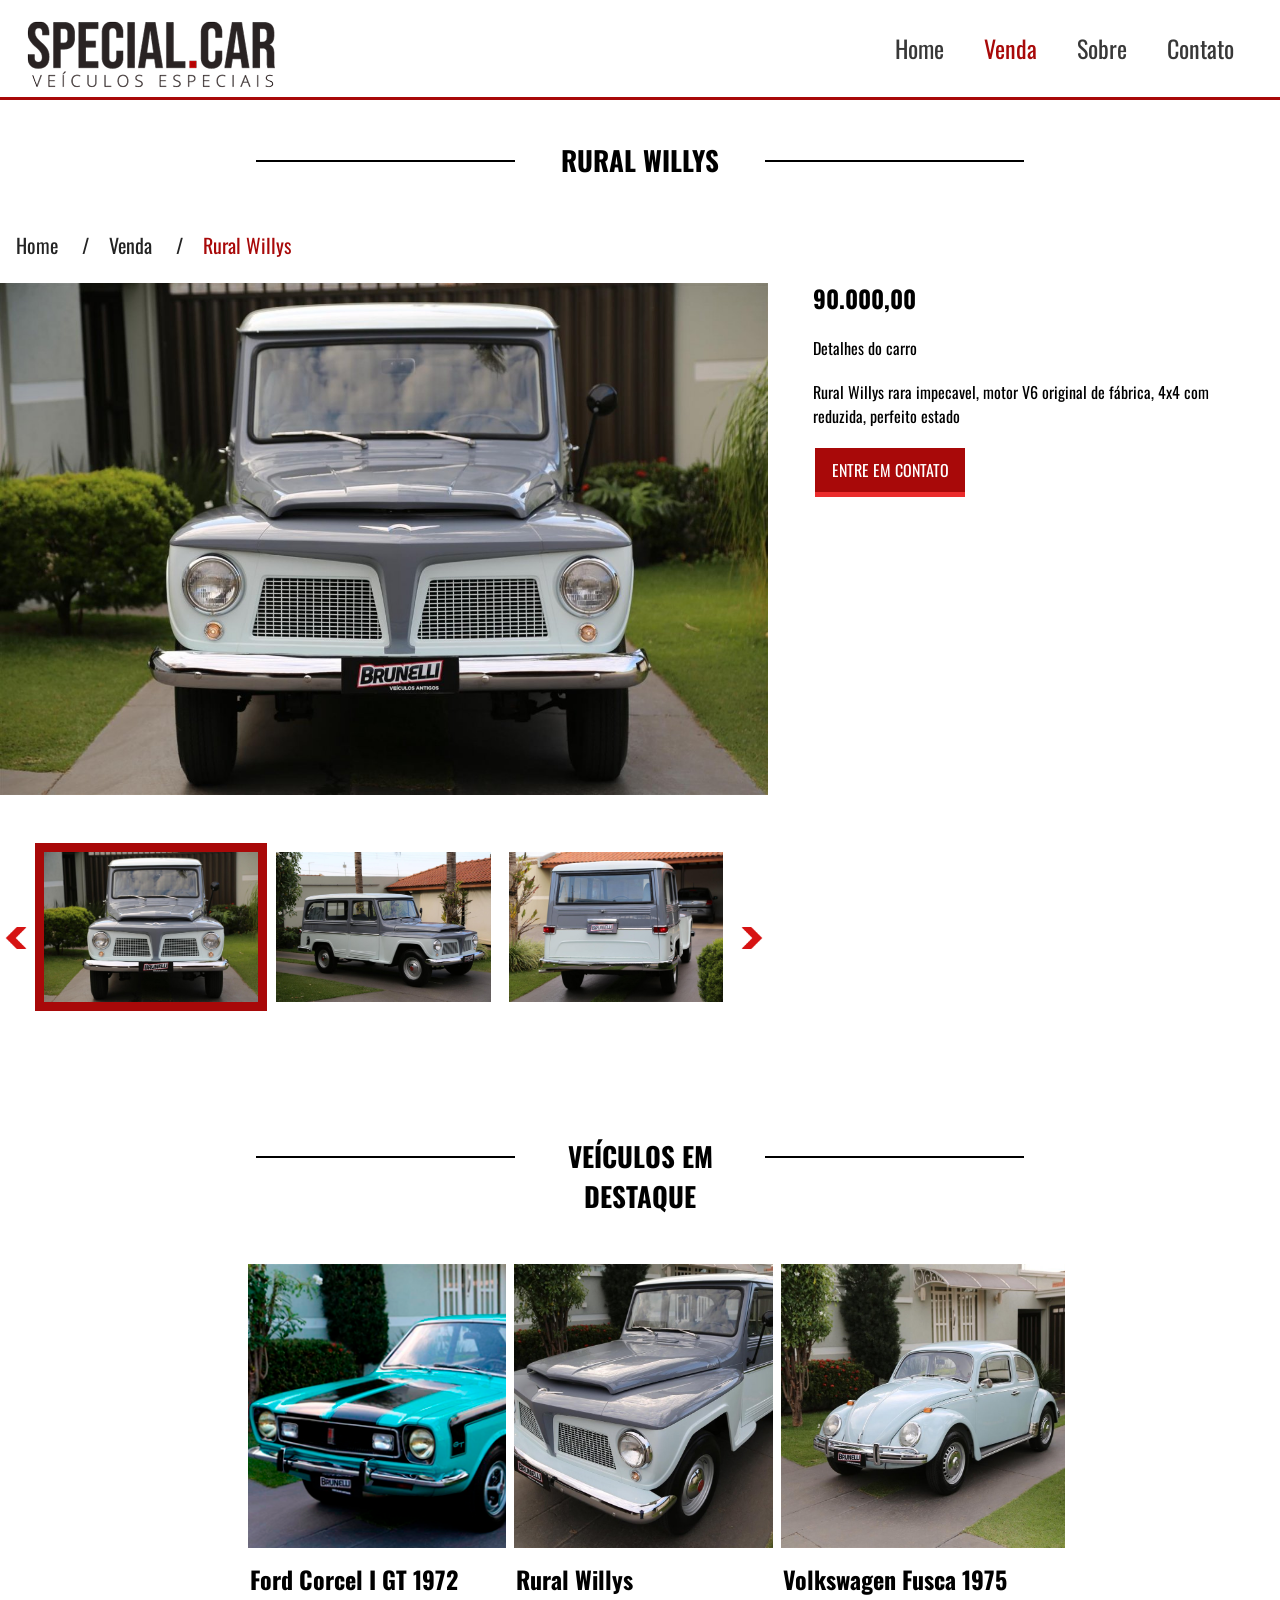
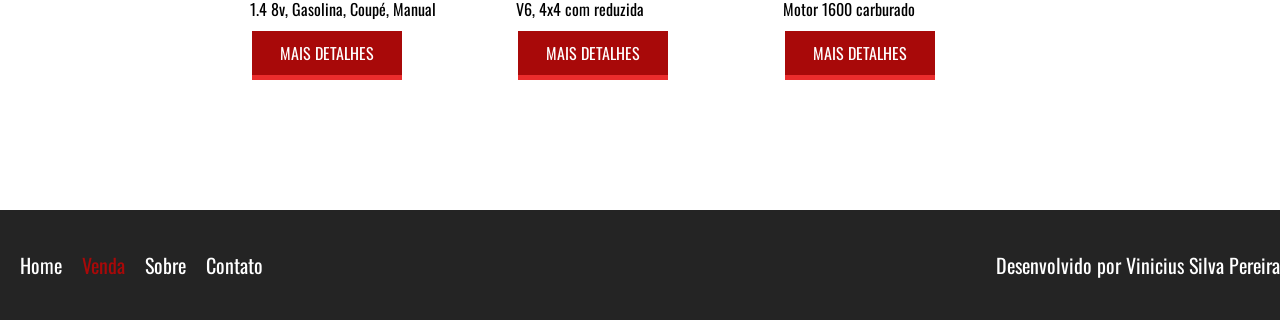
<file: rural-willys.html>
<!DOCTYPE html>
<html lang="pt-br">
<head>
    <meta charset="UTF-8">
    <meta name="viewport" content="width=device-width, initial-scale=1.0">
    <link href="https://fonts.googleapis.com/css2?family=Oswald:wght@300&display=swap" rel="stylesheet">
    <link rel="shorcut icon" type="image-x/png" href="imagens/car.ico"/>
    <link href="css/style.css" rel="stylesheet">
    <script src="js/jquery-3.5.1.js"></script>
    <script src="js/functions.js"></script>
    <title>Rural Willys</title>
</head>
<body>
    <header style="border-bottom: 3px solid #a80909;">
        <div class="container">
            <div class="logo-header"></div>
            <nav class="menu-desktop">
                <ul>
                    <li><a href="index.html">Home</a></li>
                    <li><a style="color: #a80909;" href="venda.html">Venda</a></li>
                    <li><a href="sobre.html">Sobre</a></li>
                    <li><a href="contato.html">Contato</a></li>
                </ul>
            </nav><!--menu-desktop-->

            <nav class="menu-mobile">
                <ul>
                    <li><a href="index.html">Home</a></li>
                    <li><a style="color: #a80909;" href="venda.html">Venda</a></li>
                    <li><a href="sobre.html">Sobre</a></li>
                    <li><a href="contato.html">Contato</a></li>
                </ul>
            </nav><!--menu-mobile-->
        </div><!--container-->
        <div class="clear"></div>
    </header><!--header-->

    <section class="venda-single">
        <div class="container">

            <div class="linha-titulo">
                <div class="linha"></div>
                <h2>Rural Willys</h2>
            </div><!--linha-titulo-->

            <div class="info-veiculo">
                <nav class="breadcrumb">
                    <ul>
                        <li><a href="index.html">Home</a></li>
                        <li><a href="venda.html">Venda</a></li>
                        <li style="color: #a80909;">Rural Willys</li>
                    </ul>
                </nav>
                <div class="foto-destaque"></div>
                <div class="nav-galeria-parent">
                    <div class="seta-esquerda"></div>
                    <div class="seta-direita"></div>
                    <div class="nav-galeria">
                        <div class="nav-galeria-wrapper">
                            <div class="mini-img-wrapper"><div  class="mini-img" style="background-image: url(imagens/Rural-Willys/1.jpg);"></div></div><!--mini-img-wrapper-->
                            <div class="mini-img-wrapper"><div  class="mini-img" style="background-image: url(imagens/Rural-Willys/2.jpg);"></div></div><!--mini-img-wrapper-->
                            <div class="mini-img-wrapper"><div  class="mini-img" style="background-image: url(imagens/Rural-Willys/3.jpg);"></div></div><!--mini-img-wrapper-->
                            <div class="mini-img-wrapper"><div  class="mini-img" style="background-image: url(imagens/Rural-Willys/4.jpg);"></div></div><!--mini-img-wrapper-->
                            <div class="mini-img-wrapper"><div  class="mini-img" style="background-image: url(imagens/Rural-Willys/5.jpg);"></div></div><!--mini-img-wrapper-->
                            <div class="mini-img-wrapper"><div  class="mini-img" style="background-image: url(imagens/Rural-Willys/6.jpg);"></div></div><!--mini-img-wrapper-->
                            
                        </div><!--nav-galeria-wrapper-->
                    </div><!--nav-galeria-->
                </div><!--nav-galeria-parent-->
                
            </div><!--info-veiculo-->
            
            <div class="descricao-veiculo">
                <h2>90.000,00</h2>
                <p>Detalhes do carro</p>
                <p>Rural Willys rara impecavel, motor V6 original de fábrica, 4x4 com reduzida, perfeito estado</p>
                <a class="btn1" href="contato.html">Entre em contato</a>
            </div><!--descricao-veiculo-->
        </div><!--container-->
        <div class="clear"></div>
    </section><!--venda-single-->

    <section class="veiculos-destaque">
        <div class="linha-titulo">
            <div class="linha"></div>
            <h2>Veículos em destaque</h2>
        </div><!--destaque-titulo-->

        <div class="container">
            <div class="vitrine-destaque">
                <div class="carro-img" >
                    <img src="imagens/vitrine.png"> 
                </div>
                <div class="info-carro">
                    <h2>Ford Corcel I GT 1972</h2>
                    <p>1.4 8v, Gasolina, Coupé, Manual</p>
                    <a class="btn1" href="corcel.html">Mais Detalhes</a>
                </div>   
            </div><!--vitrine-destaque-->
            
            <div class="vitrine-destaque">
                <div class="carro-img" >
                    <img src="imagens/Rural-Willys/4.jpg"> 
                </div>
                <div class="info-carro">
                    <h2>Rural Willys</h2>
                    <p>V6, 4x4 com reduzida</p>
                    <a class="btn1" href="rural-willys.html">Mais Detalhes</a>
                </div>   
            </div><!--vitrine-destaque-->   

            <div class="vitrine-destaque">
                <div class="carro-img" >
                    <img src="imagens/Fusca-1975/1.jpg"> 
                </div>
                <div class="info-carro">
                    <h2>Volkswagen Fusca 1975</h2>
                    <p>Motor 1600 carburado</p>
                    <a class="btn1" href="fusca-1975.html">Mais Detalhes</a>
                </div>   
            </div><!--vitrine-destaque-->

            <div class="clear"></div>
        </div><!--container-->
    </section><!--veiculos-destaque-->

<footer>
    <div class="container">
        <nav class="menu-footer">
            <ul>
                <li><a href="index.html">Home</a></li>
                <li><a style="color: #a80909;" href="venda.html">Venda</a></li>
                <li><a href="sobre.html">Sobre</a></li>
                <li><a href="contato.html">Contato</a></li>
            </ul>
        </nav>
        <p>Desenvolvido por Vinicius Silva Pereira</p>
    </div>
    <div class="clear"></div>
</footer>
</body>
</html>
</file>
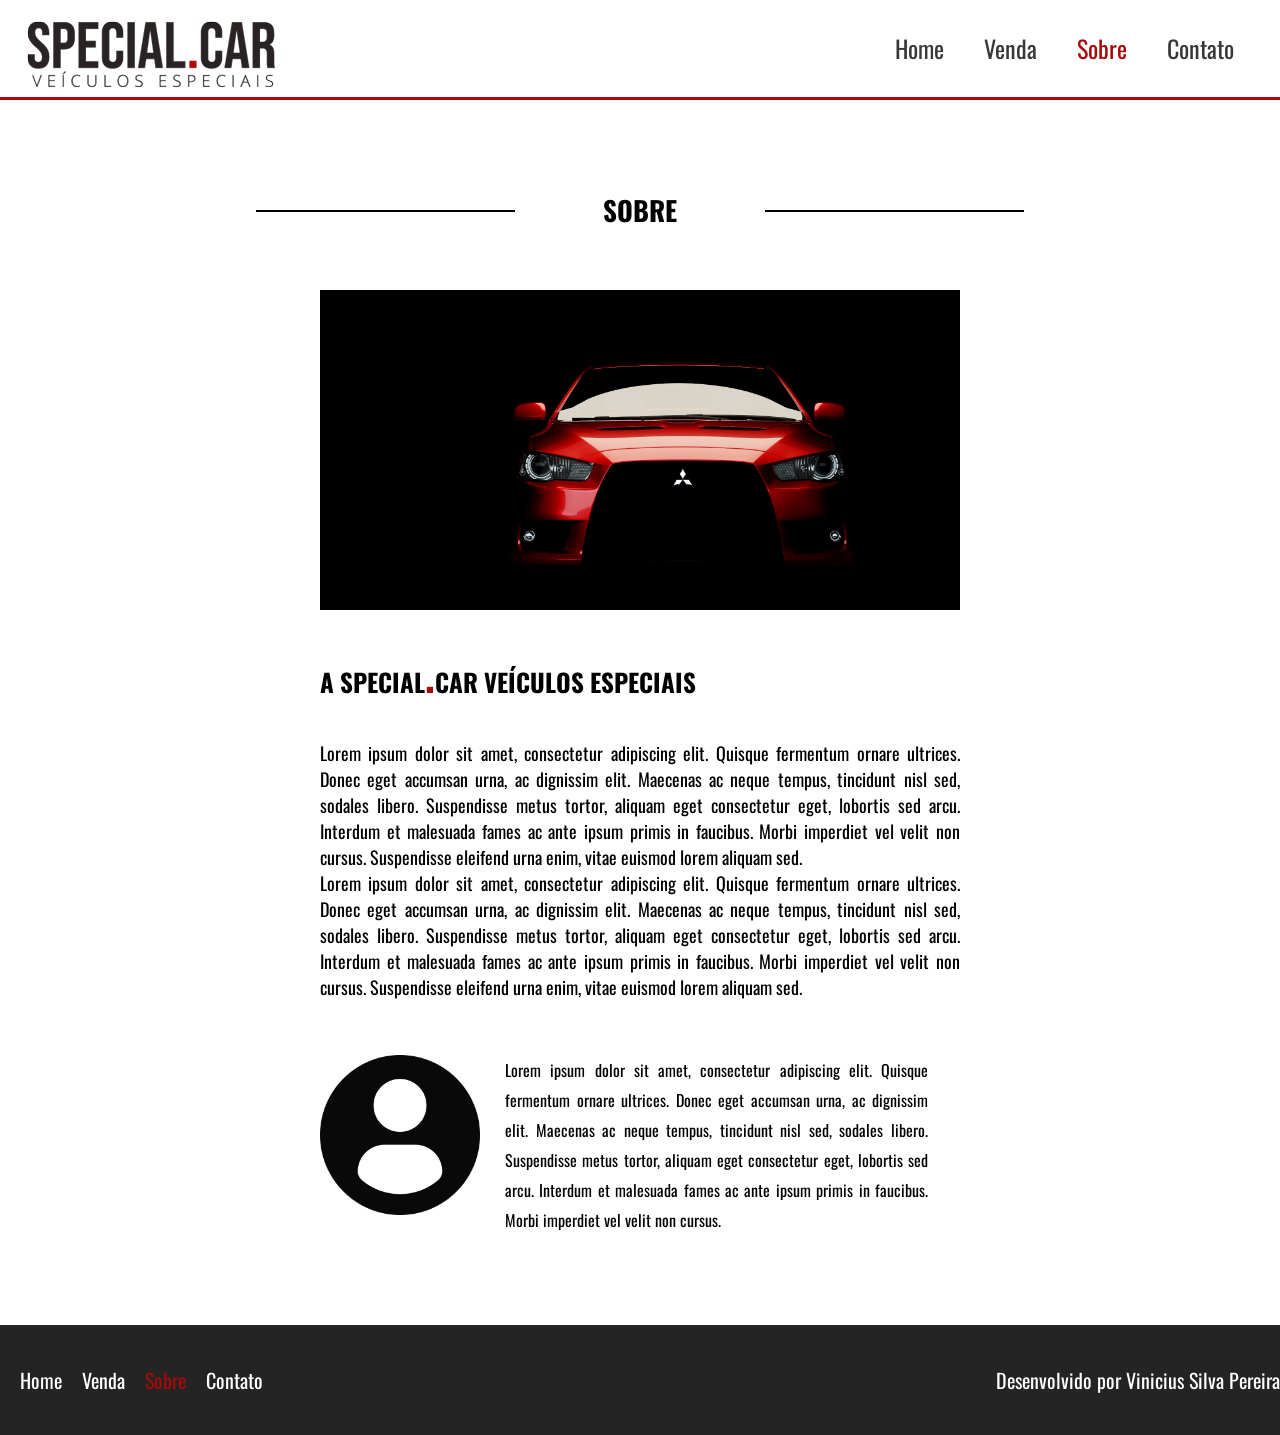
<file: sobre.html>
<!DOCTYPE html>
<html lang="pt-br">
<head>
    <meta charset="UTF-8">
    <meta name="viewport" content="width=device-width, initial-scale=1.0">
    <link href="https://fonts.googleapis.com/css2?family=Oswald:wght@300&display=swap" rel="stylesheet">
    <link rel="shorcut icon" type="image-x/png" href="imagens/car.ico"/>
    <link href="css/style.css" rel="stylesheet">
    <script src="js/jquery-3.5.1.js"></script>
    <script src="js/functions.js"></script>
    <title>Sobre</title>
</head>
<body>
    <header style="border-bottom: 3px solid #a80909;">
        <div class="container">
            <div class="logo-header"></div>
            <nav class="menu-desktop">
                <ul>
                    <li><a href="index.html">Home</a></li>
                    <li><a href="venda.html">Venda</a></li>
                    <li><a style="color: #a80909;"  href="sobre.html">Sobre</a></li>
                    <li><a href="contato.html">Contato</a></li>
                </ul>
            </nav><!--menu-desktop-->

            <nav class="menu-mobile">
                <ul>
                    <li><a href="index.html">Home</a></li>
                    <li><a href="venda.html">Venda</a></li>
                    <li><a style="color: #a80909;" href="">Sobre</a></li>
                    <li><a href="contato.html">Contato</a></li>
                </ul>
            </nav><!--menu-mobile-->
        </div><!--container-->
        <div class="clear"></div>
    </header><!--header-->

    <section class="sobre">
        <div class="linha-titulo">
            <div class="linha"></div>
            <h2>Sobre</h2>
        </div><!--linha-titulo-->

        <div class="container">
            <div class="template-sobre">
                <div class="template-sobre-img"></div>
            </div>
            <div class="texto-sobre">
                <h2>A special<span>.</span>car veículos especiais</h2>
                <p>Lorem ipsum dolor sit amet, consectetur adipiscing elit. Quisque fermentum ornare ultrices. Donec eget accumsan urna, ac dignissim elit. Maecenas ac neque tempus, tincidunt nisl sed, sodales libero. Suspendisse metus tortor, aliquam eget consectetur eget, lobortis sed arcu. Interdum et malesuada fames ac ante ipsum primis in faucibus. Morbi imperdiet vel velit non cursus. Suspendisse eleifend urna enim, vitae euismod lorem aliquam sed.<br>Lorem ipsum dolor sit amet, consectetur adipiscing elit. Quisque fermentum ornare ultrices. Donec eget accumsan urna, ac dignissim elit. Maecenas ac neque tempus, tincidunt nisl sed, sodales libero. Suspendisse metus tortor, aliquam eget consectetur eget, lobortis sed arcu. Interdum et malesuada fames ac ante ipsum primis in faucibus. Morbi imperdiet vel velit non cursus. Suspendisse eleifend urna enim, vitae euismod lorem aliquam sed.
                </p>
            </div>
            <div class="proprietario-container">
                <div class="foto-proprietario"></div>
                <div class="texto-proprietario">
                    <p>Lorem ipsum dolor sit amet, consectetur adipiscing elit. Quisque fermentum ornare ultrices. Donec eget accumsan urna, ac dignissim elit. Maecenas ac neque tempus, tincidunt nisl sed, sodales libero. Suspendisse metus tortor, aliquam eget consectetur eget, lobortis sed arcu. Interdum et malesuada fames ac ante ipsum primis in faucibus. Morbi imperdiet vel velit non cursus.</p>
                </div>
            </div>
        </div><!--container-->
        <div class="clear"></div>
    </section><!--sobre-->
    
    <footer>
        <div class="container">
            <nav class="menu-footer">
                <ul>
                    <li><a href="index.html">Home</a></li>
                    <li><a href="venda.html">Venda</a></li>
                    <li><a style="color: #a80909;" href="">Sobre</a></li>
                    <li><a href="contato.html">Contato</a></li>
                </ul>
            </nav>
            <p>Desenvolvido por Vinicius Silva Pereira</p>
        </div>
        <div class="clear"></div>
    </footer>
</body>
</html>
</file>
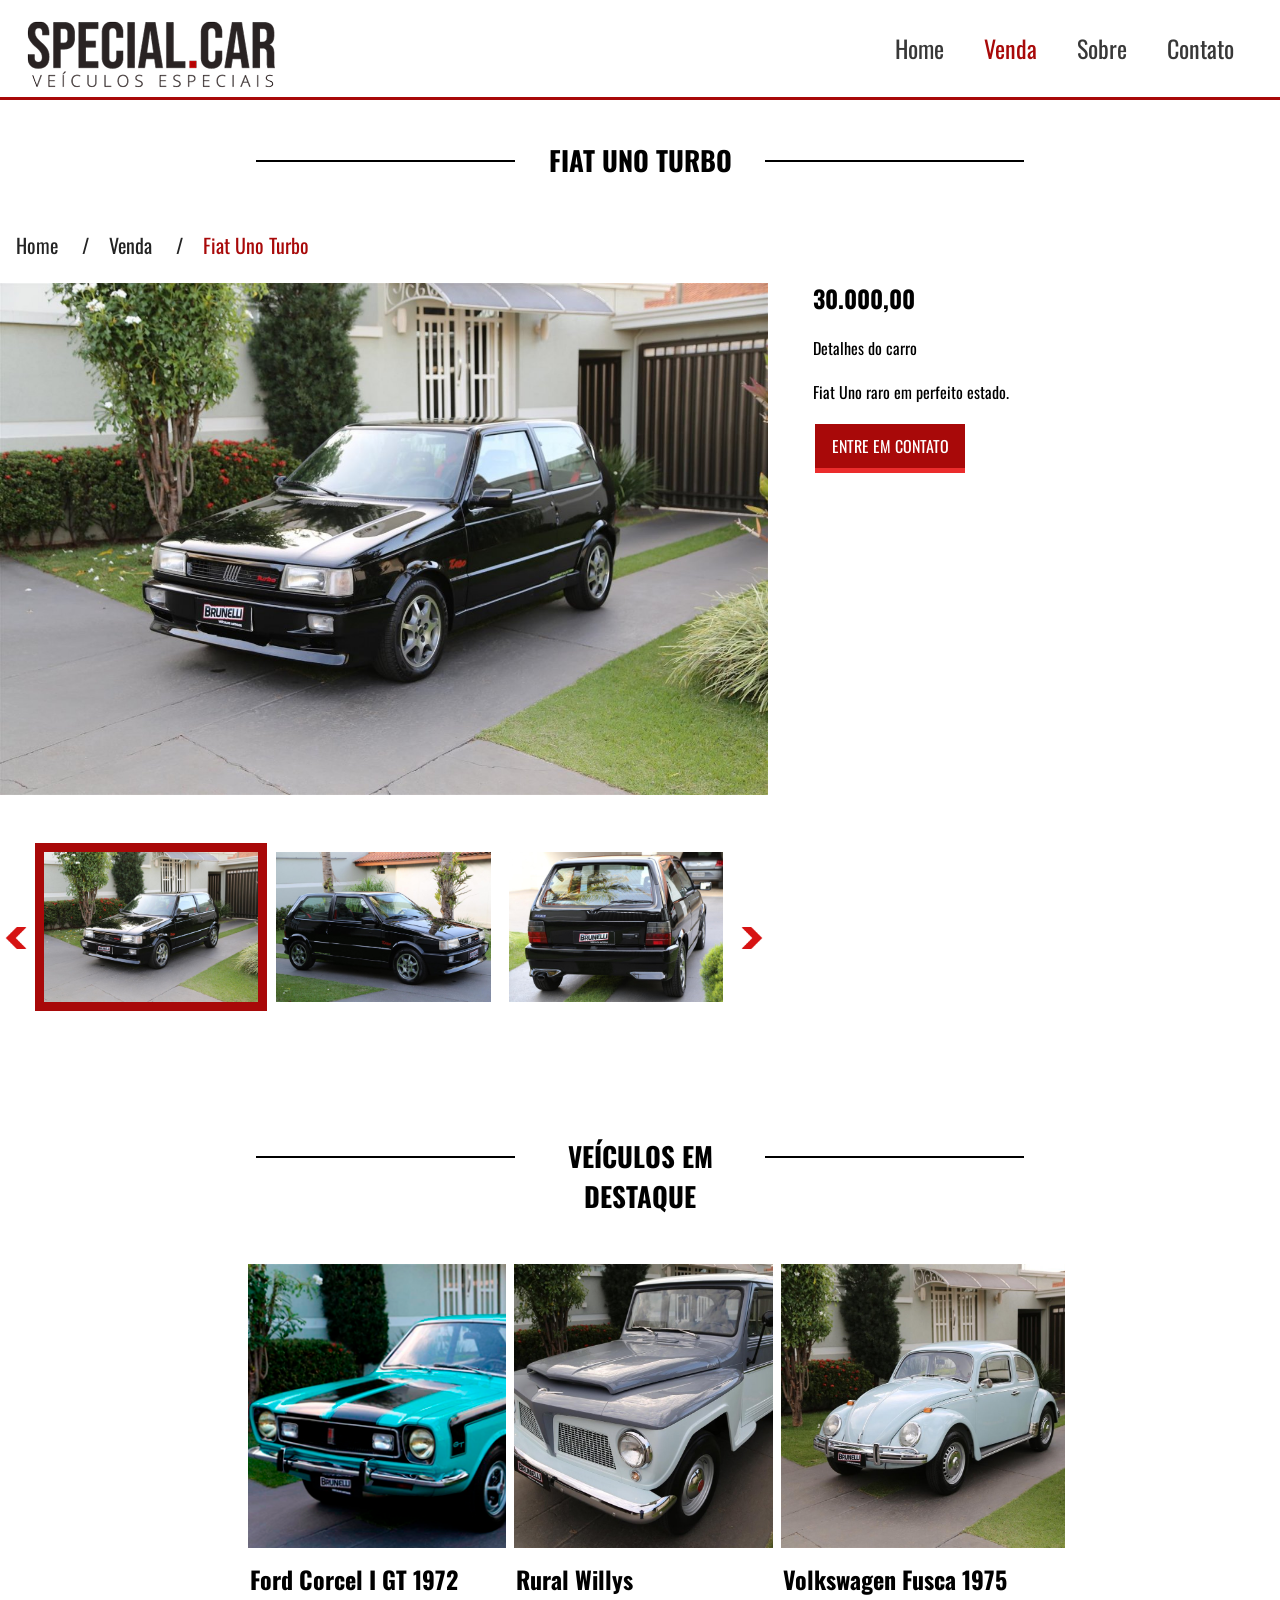
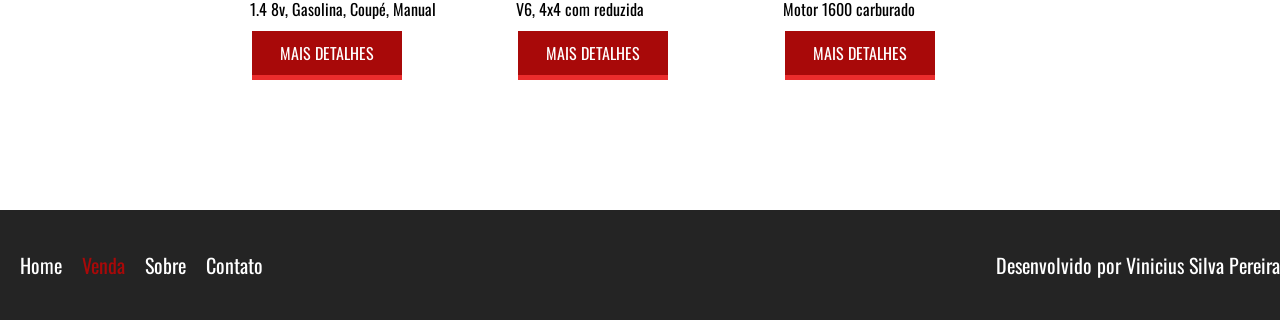
<file: uno.html>
<!DOCTYPE html>
<html lang="pt-br">
<head>
    <meta charset="UTF-8">
    <meta name="viewport" content="width=device-width, initial-scale=1.0">
    <link href="https://fonts.googleapis.com/css2?family=Oswald:wght@300&display=swap" rel="stylesheet">
    <link rel="shorcut icon" type="image-x/png" href="imagens/car.ico"/>
    <link href="css/style.css" rel="stylesheet">
    <script src="js/jquery-3.5.1.js"></script>
    <script src="js/functions.js"></script>
    <title>Fiat Uno Turbo</title>
</head>
<body>
    <header style="border-bottom: 3px solid #a80909;">
        <div class="container">
            <div class="logo-header"></div>
            <nav class="menu-desktop">
                <ul>
                    <li><a href="index.html">Home</a></li>
                    <li><a style="color: #a80909;" href="venda.html">Venda</a></li>
                    <li><a href="sobre.html">Sobre</a></li>
                    <li><a href="contato.html">Contato</a></li>
                </ul>
            </nav><!--menu-desktop-->

            <nav class="menu-mobile">
                <ul>
                    <li><a href="index.html">Home</a></li>
                    <li><a style="color: #a80909;" href="venda.html">Venda</a></li>
                    <li><a href="sobre.html">Sobre</a></li>
                    <li><a href="contato.html">Contato</a></li>
                </ul>
            </nav><!--menu-mobile-->
        </div><!--container-->
        <div class="clear"></div>
    </header><!--header-->

    <section class="venda-single">
        <div class="container">

            <div class="linha-titulo">
                <div class="linha"></div>
                <h2>Fiat Uno Turbo</h2>
            </div><!--linha-titulo-->

            <div class="info-veiculo">
                <nav class="breadcrumb">
                    <ul>
                        <li><a href="index.html">Home</a></li>
                        <li><a href="venda.html">Venda</a></li>
                        <li style="color: #a80909;">Fiat Uno Turbo</li>
                    </ul>
                </nav>
                <div class="foto-destaque"></div>
                <div class="nav-galeria-parent">
                    <div class="seta-esquerda"></div>
                    <div class="seta-direita"></div>
                    <div class="nav-galeria">
                        <div class="nav-galeria-wrapper">
                            <div class="mini-img-wrapper"><div  class="mini-img" style="background-image: url(imagens/Uno/1.jpg);"></div></div><!--mini-img-wrapper-->
                            <div class="mini-img-wrapper"><div  class="mini-img" style="background-image: url(imagens/Uno/2.jpg);"></div></div><!--mini-img-wrapper-->
                            <div class="mini-img-wrapper"><div  class="mini-img" style="background-image: url(imagens/Uno/3.jpg);"></div></div><!--mini-img-wrapper-->
                            <div class="mini-img-wrapper"><div  class="mini-img" style="background-image: url(imagens/Uno/4.jpg);"></div></div><!--mini-img-wrapper-->
                            <div class="mini-img-wrapper"><div  class="mini-img" style="background-image: url(imagens/Uno/5.jpg);"></div></div><!--mini-img-wrapper-->
                            <div class="mini-img-wrapper"><div  class="mini-img" style="background-image: url(imagens/Uno/6.jpg);"></div></div><!--mini-img-wrapper-->
                            
                        </div><!--nav-galeria-wrapper-->
                    </div><!--nav-galeria-->
                </div><!--nav-galeria-parent-->
                
            </div><!--info-veiculo-->
            
            <div class="descricao-veiculo">
                <h2>30.000,00</h2>
                <p>Detalhes do carro</p>
                <p>Fiat Uno raro em perfeito estado.</p>
                <a class="btn1" href="contato.html">Entre em contato</a>
            </div><!--descricao-veiculo-->
        </div><!--container-->
        <div class="clear"></div>
    </section><!--venda-single-->

    <section class="veiculos-destaque">
        <div class="linha-titulo">
            <div class="linha"></div>
            <h2>Veículos em destaque</h2>
        </div><!--destaque-titulo-->

        <div class="container">
            <div class="vitrine-destaque">
                <div class="carro-img" >
                    <img src="imagens/vitrine.png"> 
                </div>
                <div class="info-carro">
                    <h2>Ford Corcel I GT 1972</h2>
                    <p>1.4 8v, Gasolina, Coupé, Manual</p>
                    <a class="btn1" href="corcel.html">Mais Detalhes</a>
                </div>   
            </div><!--vitrine-destaque-->
            
            <div class="vitrine-destaque">
                <div class="carro-img" >
                    <img src="imagens/Rural-Willys/4.jpg"> 
                </div>
                <div class="info-carro">
                    <h2>Rural Willys</h2>
                    <p>V6, 4x4 com reduzida</p>
                    <a class="btn1" href="rural-willys.html">Mais Detalhes</a>
                </div>   
            </div><!--vitrine-destaque-->   

            <div class="vitrine-destaque">
                <div class="carro-img" >
                    <img src="imagens/Fusca-1975/1.jpg"> 
                </div>
                <div class="info-carro">
                    <h2>Volkswagen Fusca 1975</h2>
                    <p>Motor 1600 carburado</p>
                    <a class="btn1" href="fusca-1975.html">Mais Detalhes</a>
                </div>   
            </div><!--vitrine-destaque-->

            <div class="clear"></div>
        </div><!--container-->
    </section><!--veiculos-destaque-->
    
    <footer>
        <div class="container">
            <nav class="menu-footer">
                <ul>
                    <li><a href="index.html">Home</a></li>
                    <li><a style="color: #a80909;" href="venda.html">Venda</a></li>
                    <li><a href="sobre.html">Sobre</a></li>
                    <li><a href="contato.html">Contato</a></li>
                </ul>
            </nav>
            <p>Desenvolvido por Vinicius Silva Pereira</p>
        </div>
        <div class="clear"></div>
    </footer>
</body>
</html>
</file>
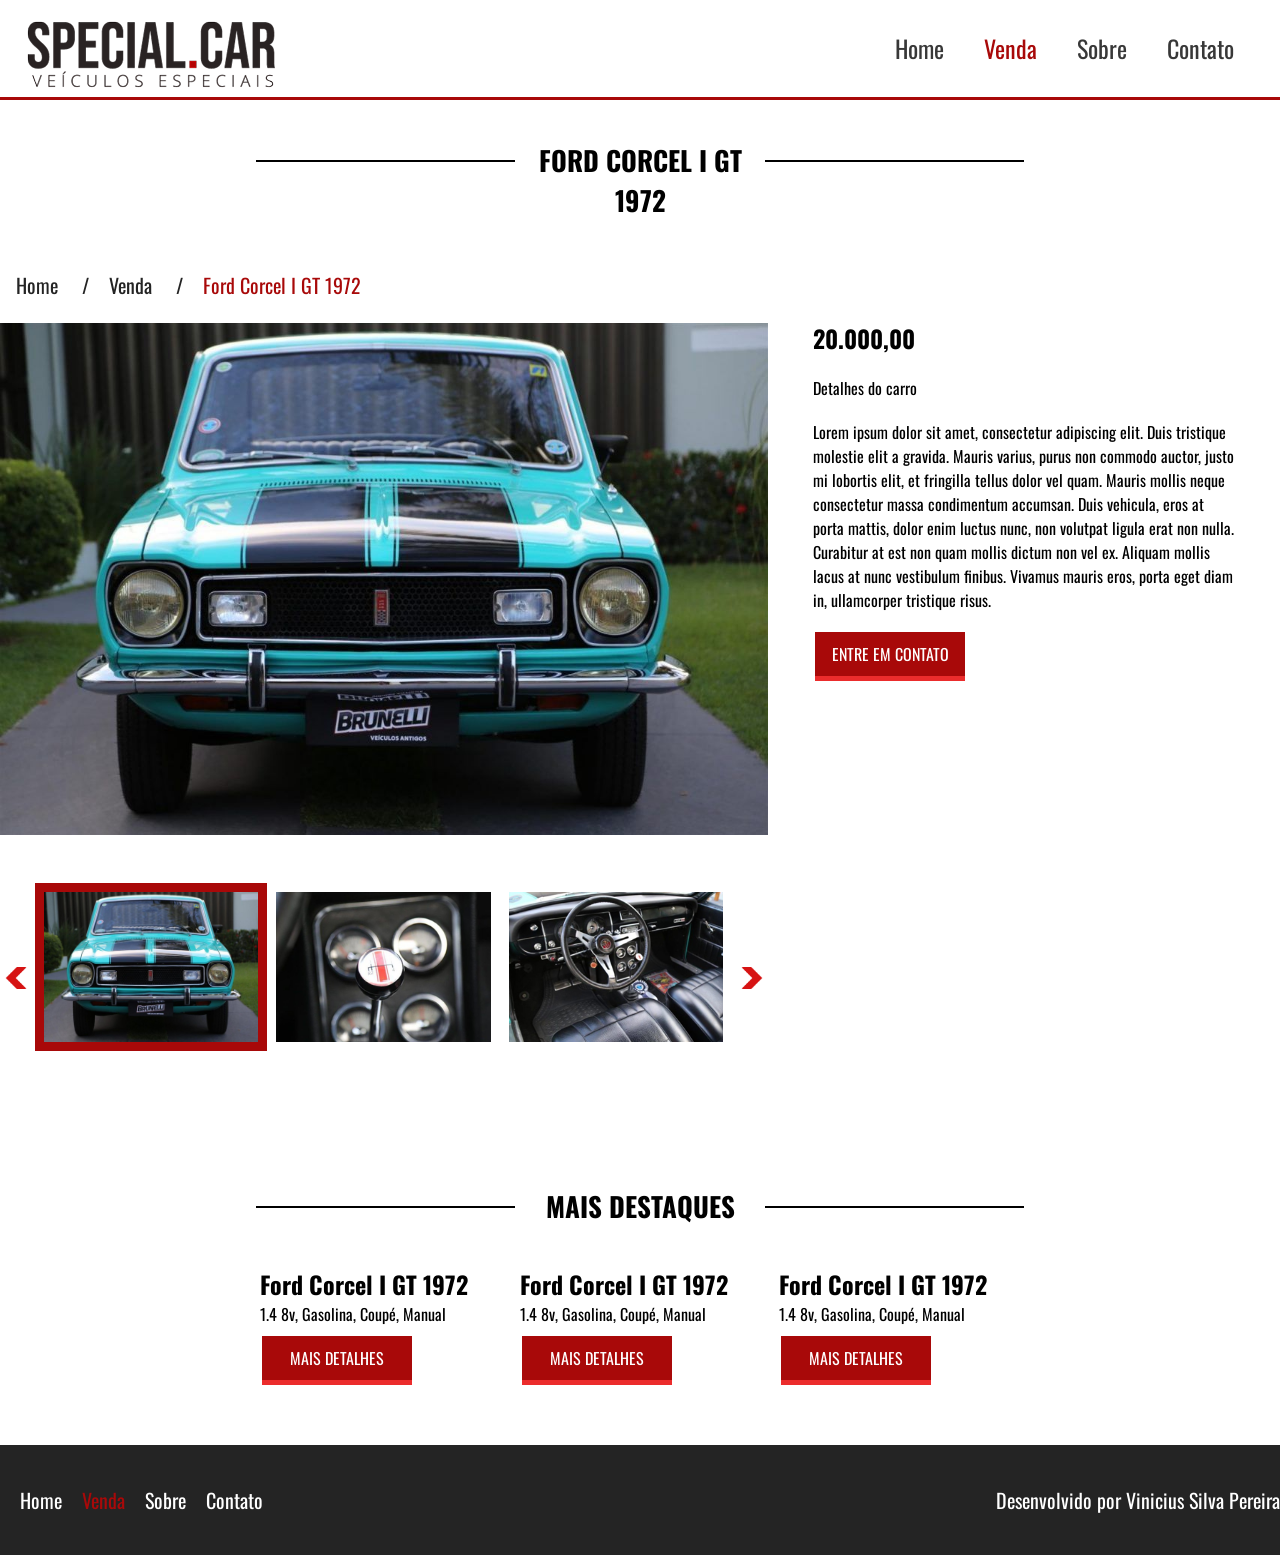
<file: venda-individual.html>
<!DOCTYPE html>
<html lang="pt-br">
<head>
    <meta charset="UTF-8">
    <meta name="viewport" content="width=device-width, initial-scale=1.0">
    <link href="https://fonts.googleapis.com/css2?family=Oswald:wght@300&display=swap" rel="stylesheet">
    <link rel="shorcut icon" type="image-x/png" href="imagens/car.ico"/>
    <link href="css/style.css" rel="stylesheet">
    <script src="js/jquery-3.5.1.js"></script>
    <script src="js/functions.js"></script>
    <title>Ford Corcel 1972</title>
</head>
<body>
    <header style="border-bottom: 3px solid #a80909;">
        <div class="container">
            <div class="logo-header"></div>
            <nav class="menu-desktop">
                <ul>
                    <li><a href="index.html">Home</a></li>
                    <li><a style="color: #a80909;" href="venda.html">Venda</a></li>
                    <li><a href="sobre.html">Sobre</a></li>
                    <li><a href="contato.html">Contato</a></li>
                </ul>
            </nav><!--menu-desktop-->

            <nav class="menu-mobile">
                <ul>
                    <li><a href="index.html">Home</a></li>
                    <li><a style="color: #a80909;" href="venda.html">Venda</a></li>
                    <li><a href="sobre.html">Sobre</a></li>
                    <li><a href="contato.html">Contato</a></li>
                </ul>
            </nav><!--menu-mobile-->
        </div><!--container-->
        <div class="clear"></div>
    </header><!--header-->

    <section class="venda-single">
        <div class="container">

            <div class="linha-titulo">
                <div class="linha"></div>
                <h2>Ford Corcel I GT 1972</h2>
            </div><!--linha-titulo-->

            <div class="info-veiculo">
                <nav class="breadcrumb">
                    <ul>
                        <li><a href="index.html">Home</a></li>
                        <li><a href="venda.html">Venda</a></li>
                        <li style="color: #a80909;">Ford Corcel I GT 1972</li>
                    </ul>
                </nav>
                <div class="foto-destaque"></div>
                <div class="nav-galeria-parent">
                    <div class="seta-esquerda"></div>
                    <div class="seta-direita"></div>
                    <div class="nav-galeria">
                        <div class="nav-galeria-wrapper">
                            <div class="mini-img-wrapper"><div  class="mini-img" style="background-image: url(../imagens/venda1.jpg);"></div></div><!--mini-img-wrapper-->
                            <div class="mini-img-wrapper"><div  class="mini-img" style="background-image: url(../imagens/vitrine2.png);"></div></div><!--mini-img-wrapper-->
                            <div class="mini-img-wrapper"><div  class="mini-img" style="background-image: url(../imagens/vitrine3.png);"></div></div><!--mini-img-wrapper-->
                            <div class="mini-img-wrapper"><div  class="mini-img" style="background-image: url(../imagens/venda2.jpg);"></div></div><!--mini-img-wrapper-->
                            <div class="mini-img-wrapper"><div  class="mini-img" style="background-image: url(../imagens/vitrine2.png);"></div></div><!--mini-img-wrapper-->
                            <div class="mini-img-wrapper"><div  class="mini-img" style="background-image: url(../imagens/venda1.jpg);"></div></div><!--mini-img-wrapper-->
                            
                        </div><!--nav-galeria-wrapper-->
                    </div><!--nav-galeria-->
                </div><!--nav-galeria-parent-->
                
            </div><!--info-veiculo-->
            
            <div class="descricao-veiculo">
                <h2>20.000,00</h2>
                <p>Detalhes do carro</p>
                <p>Lorem ipsum dolor sit amet, consectetur adipiscing elit. Duis tristique molestie elit a gravida. Mauris varius, purus non commodo auctor, justo mi lobortis elit, et fringilla tellus dolor vel quam. Mauris mollis neque consectetur massa condimentum accumsan. Duis vehicula, eros at porta mattis, dolor enim luctus nunc, non volutpat ligula erat non nulla. Curabitur at est non quam mollis dictum non vel ex. Aliquam mollis lacus at nunc vestibulum finibus. Vivamus mauris eros, porta eget diam in, ullamcorper tristique risus.</p>
                <a class="btn1" href="contato.html">Entre em contato</a>
            </div><!--descricao-veiculo-->
        </div><!--container-->
        <div class="clear"></div>
    </section><!--venda-single-->


    <section class="destaques-venda-individual">
        <div class="linha-titulo">
            <div class="linha"></div>
            <h2>Mais destaques</h2>
        </div><!--linha-titulo-->

        <div class="container">
                <div class="vitrine-venda-individual">
                    <div class="vitrine-destaque">
                        <div style="background-image: url(../imagens/vitrine.png);" class="carro-img" ></div>
                        <div class="info-carro">
                            <h2>Ford Corcel I GT 1972</h2>
                            <p>1.4 8v, Gasolina, Coupé, Manual</p>
                            <a class="btn1" href="venda-individual.html">Mais Detalhes</a>
                        </div>   
                    </div><!--vitrine-destaque-->
                    
                    <div class="vitrine-destaque">
                        <div style="background-image: url(../imagens/vitrine2.png);" class="carro-img" ></div>
                        <div class="info-carro">
                            <h2>Ford Corcel I GT 1972</h2>
                            <p>1.4 8v, Gasolina, Coupé, Manual</p>
                            <a class="btn1" href="venda-individual.html">Mais Detalhes</a>
                        </div>   
                    </div><!--vitrine-destaque-->   
        
                    <div class="vitrine-destaque">
                        <div style="background-image: url(../imagens/vitrine3.png);" class="carro-img" ></div>
                        <div class="info-carro">
                            <h2>Ford Corcel I GT 1972</h2>
                            <p>1.4 8v, Gasolina, Coupé, Manual</p>
                            <a class="btn1" href="venda-individual.html">Mais Detalhes</a>
                        </div>   
                    </div><!--vitrine-destaque-->
                </div><!--vitrine-venda--> 
        </div><!--container-->
        <div class="clear"></div>
    </section><!--section-venda-->
    
    <footer>
        <div class="container">
            <nav class="menu-footer">
                <ul>
                    <li><a href="index.html">Home</a></li>
                    <li><a style="color: #a80909;" href="venda.html">Venda</a></li>
                    <li><a href="sobre.html">Sobre</a></li>
                    <li><a href="contato.html">Contato</a></li>
                </ul>
            </nav>
            <p>Desenvolvido por Vinicius Silva Pereira</p>
        </div>
        <div class="clear"></div>
    </footer>
</body>
</html>
</file>
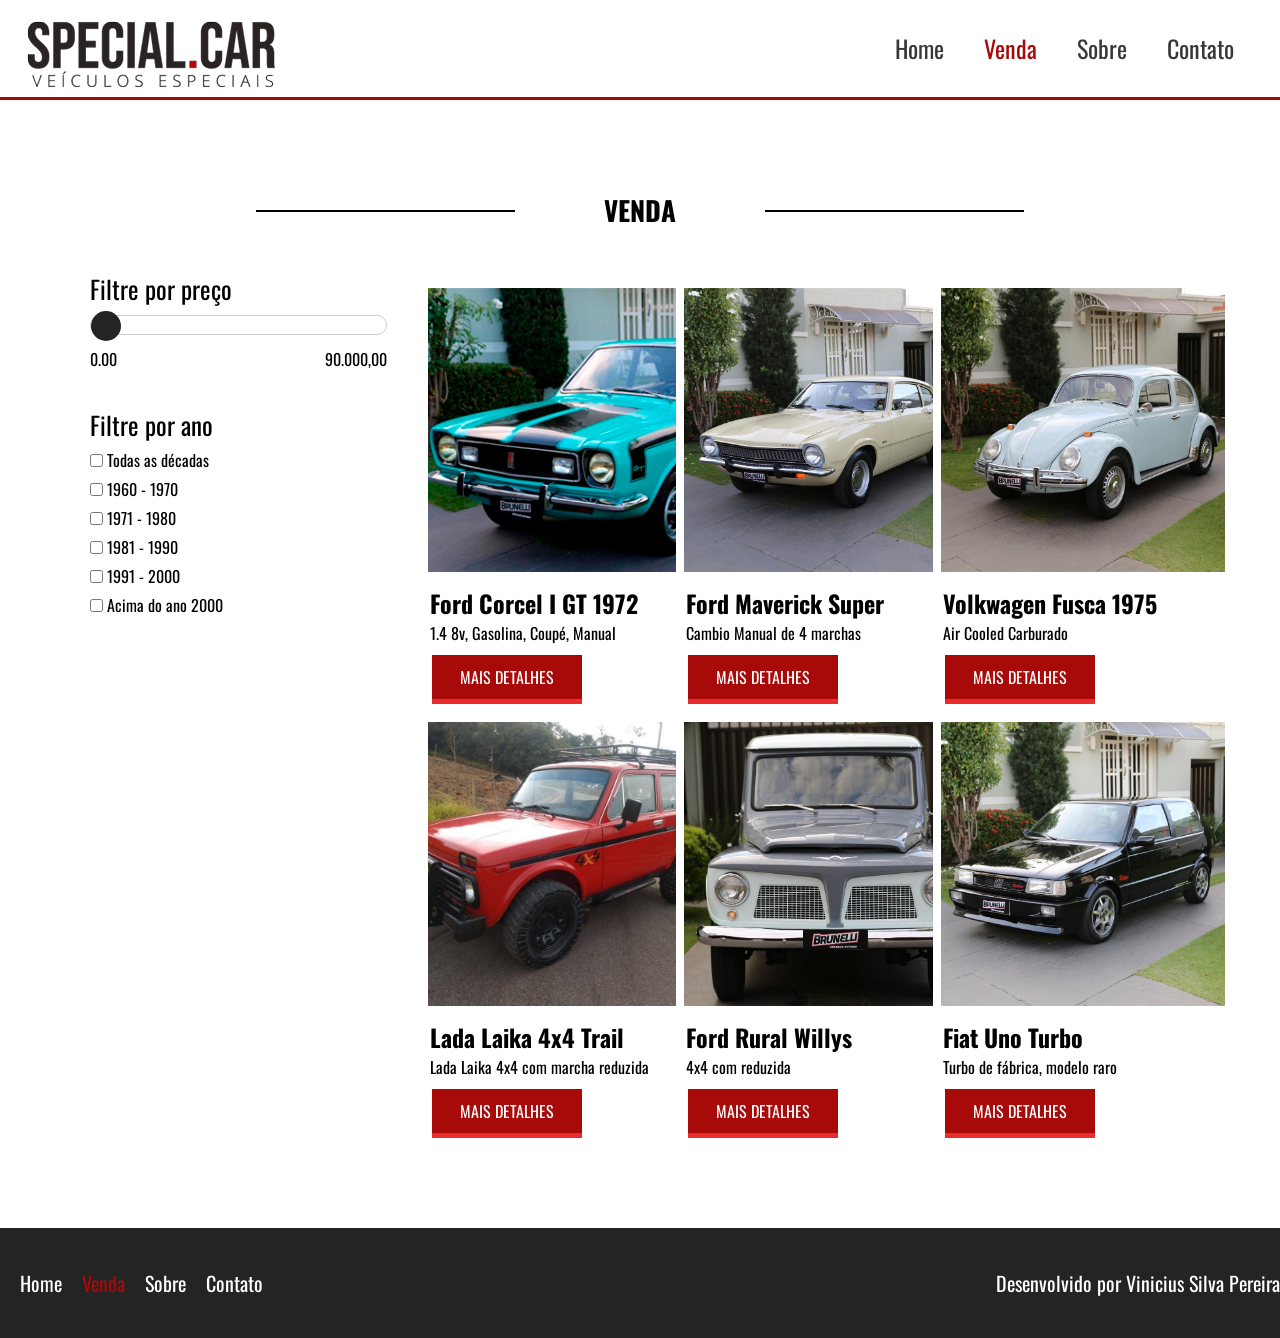
<file: venda.html>
<!DOCTYPE html>
<html lang="pt-br">
<head>
    <meta charset="UTF-8">
    <meta name="viewport" content="width=device-width, initial-scale=1.0">
    <link href="https://fonts.googleapis.com/css2?family=Oswald:wght@300&display=swap" rel="stylesheet">
    <link rel="shorcut icon" type="image-x/png" href="imagens/car.ico"/>
    <link href="css/style.css" rel="stylesheet">
    <script src="js/jquery-3.5.1.js"></script>
    <script src="js/functions.js"></script>
    <title>Veículos Especiais</title>
</head>
<body>
    <header style="border-bottom: 3px solid #a80909;">
        <div class="container">
            <div class="logo-header"></div>
            <nav class="menu-desktop">
                <ul>
                    <li><a href="index.html">Home</a></li>
                    <li><a style="color: #a80909;" href="venda.html">Venda</a></li>
                    <li><a href="sobre.html">Sobre</a></li>
                    <li><a href="contato.html">Contato</a></li>
                </ul>
            </nav><!--menu-desktop-->

            <nav class="menu-mobile">
                <ul>
                    <li><a href="index.html">Home</a></li>
                    <li><a style="color: #a80909;" href="venda.html">Venda</a></li>
                    <li><a href="sobre.html">Sobre</a></li>
                    <li><a href="contato.html">Contato</a></li>
                </ul>
            </nav><!--menu-mobile-->
        </div><!--container-->
        <div class="clear"></div>
    </header><!--header-->

    <section class="venda">
        <div class="linha-titulo">
            <div class="linha"></div>
            <h2>Venda</h2>
        </div><!--linha-titulo-->

        <div class="container">
            <div class="conteudo-venda">
                <div class="sidebar">
                    <div class="pesquisa1">
                        <h2>Filtre por preço</h2>
                        <div class="barra-preco">
                            <div class="barra-preco-fill"></div>
                            <div class="barra-pointer"></div>
                        </div><!--barra-preco-->
                        <div class="valor-barra-pesquisa">
                            <p class="preco-pesquisa">0.00</p>
                            <p>90.000,00</p>
                        </div><!--valor-barra-pesquisa-->
                    </div><!--pesquisa1-->

                    <div class="clear"></div>

                    <div class="pesquisa2">
                        <h2>Filtre por ano</h2>
                        <form>
                            <div class="form-wrapper">
                                <input type="checkbox" id="item1" name="all" value="all">
                                <label for="item1">Todas as décadas</label>
                            </div><!--form-wrapper-->

                            <div class="form-wrapper">
                                <input type="checkbox" id="item1" name="1960-1970" value="1960-1970">
                                <label for="item1">1960 - 1970</label>
                            </div><!--form-wrapper-->

                            <div class="form-wrapper">
                                <input type="checkbox" id="item1" name="1971-1980" value="1971-1980">
                                <label for="item1">1971 - 1980</label>
                            </div><!--form-wrapper-->

                            <div class="form-wrapper">
                                <input type="checkbox" id="item1" name="1981-1990" value="1981-1990">
                                <label for="item1">1981 - 1990</label>
                            </div><!--form-wrapper-->

                            <div class="form-wrapper">
                                <input type="checkbox" id="item1" name="1991-2000" value="1991-2000">
                                <label for="item1">1991 - 2000</label>
                            </div><!--form-wrapper-->

                            <div class="form-wrapper">
                                <input type="checkbox" id="item1" name="2000+" value="2000+">
                                <label for="item1">Acima do ano 2000 </label>
                            </div><!--form-wrapper-->
                        </form>
                    </div><!--pesquisa2-->
                </div><!--sidebar-->

                <div class="vitrine-venda">
                    <div class="vitrine-destaque">
                        <div class="carro-img" >
                            <img src="imagens/vitrine.png"> 
                        </div>
                        <div class="info-carro">
                            <h2>Ford Corcel I GT 1972</h2>
                            <p>1.4 8v, Gasolina, Coupé, Manual</p>
                            <a class="btn1" href="corcel.html">Mais Detalhes</a>
                        </div>   
                    </div><!--vitrine-destaque-->
                    
                    <div class="vitrine-destaque">
                        <div class="carro-img" >
                            <img src="imagens/Ford-Maverick/1.jpg"> 
                        </div>
                        <div class="info-carro">
                            <h2>Ford Maverick Super</h2>
                            <p>Cambio Manual de 4 marchas</p>
                            <a class="btn1" href="ford-maverick.html">Mais Detalhes</a>
                        </div>   
                    </div><!--vitrine-destaque-->   
        
                    <div class="vitrine-destaque">
                        <div class="carro-img" >
                            <img src="imagens/Fusca-1975/1.jpg"> 
                        </div>
                        <div class="info-carro">
                            <h2>Volkwagen Fusca 1975</h2>
                            <p>Air Cooled Carburado</p>
                            <a class="btn1" href="fusca-1975.html">Mais Detalhes</a>
                        </div>   
                    </div><!--vitrine-destaque-->
                    <div class="vitrine-destaque">
                        <div  class="carro-img" >
                            <img src="imagens/Lada/1.jpg"> 
                        </div>
                        <div class="info-carro">
                            <h2>Lada Laika 4x4 Trail</h2>
                            <p>Lada Laika 4x4 com marcha reduzida</p>
                            <a class="btn1" href="lada.html">Mais Detalhes</a>
                        </div>   
                    </div><!--vitrine-destaque-->
                    
                    <div class="vitrine-destaque">
                        <div class="carro-img" >
                            <img src="imagens/Rural-Willys/1.jpg"> 
                        </div>
                        <div class="info-carro">
                            <h2>Ford Rural Willys</h2>
                            <p>4x4 com reduzida</p>
                            <a class="btn1" href="rural-willys.html">Mais Detalhes</a>
                        </div>   
                    </div><!--vitrine-destaque-->   
        
                    <div class="vitrine-destaque">
                        <div class="carro-img" >
                            <img src="imagens/Uno/1.jpg"> 
                        </div>
                        <div class="info-carro">
                            <h2>Fiat Uno Turbo</h2>
                            <p>Turbo de fábrica, modelo raro</p>
                            <a class="btn1" href="uno.html">Mais Detalhes</a>
                        </div>   
                    </div><!--vitrine-destaque-->
                </div><!--vitrine-venda--> 
            </div><!--conteudo-venda-->
        </div><!--container-->
        <div class="clear"></div>
    </section><!--section-venda-->
    
    <footer>
        <div class="container">
            <nav class="menu-footer">
                <ul>
                    <li><a href="index.html">Home</a></li>
                    <li><a style="color: #a80909;" href="venda.html">Venda</a></li>
                    <li><a href="sobre.html">Sobre</a></li>
                    <li><a href="contato.html">Contato</a></li>
                </ul>
            </nav>
            <p>Desenvolvido por Vinicius Silva Pereira</p>
        </div>
        <div class="clear"></div>
    </footer>
</body>
</html>
</file>
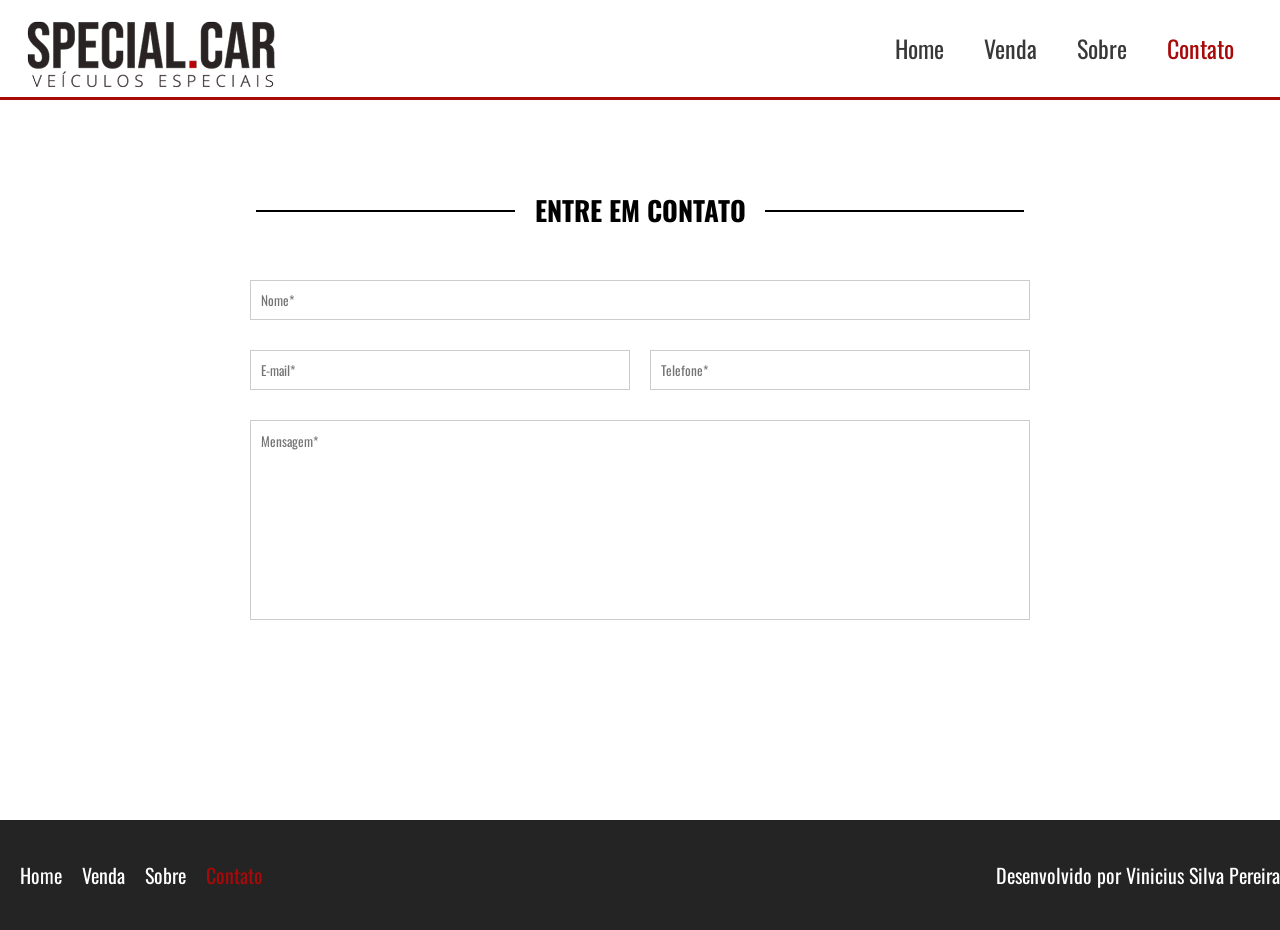
<file: pages/contato.html>
<!DOCTYPE html>
<html lang="pt-br">
<head>
    <meta charset="UTF-8">
    <meta name="viewport" content="width=device-width, initial-scale=1.0">
    <link href="https://fonts.googleapis.com/css2?family=Oswald:wght@300&display=swap" rel="stylesheet">
    <link rel="shorcut icon" type="image-x/png" href="/../imagens/car.ico"/>
    <link href="../css/style.css" rel="stylesheet">
    <script src="../js/jquery-3.5.1.js"></script>
    <script src="../js/functions.js"></script>
    <title>Entre em contato</title>
</head>
<body>
    <header style="border-bottom: 3px solid #a80909;">
        <div class="container">
            <div class="logo-header"></div>
            <nav class="menu-desktop">
                <ul>
                    <li><a href="../index.html">Home</a></li>
                    <li><a href="venda.html">Venda</a></li>
                    <li><a href="sobre.html">Sobre</a></li>
                    <li><a style="color: #a80909;"  href="contato.html">Contato</a></li>
                </ul>
            </nav><!--menu-desktop-->

            <nav class="menu-mobile">
                <ul>
                    <li><a href="../index.html">Home</a></li>
                    <li><a href="venda.html">Venda</a></li>
                    <li><a href="sobre.html">Sobre</a></li>
                    <li><a style="color: #a80909;" href="contato.html">Contato</a></li>
                </ul>
            </nav><!--menu-mobile-->
        </div><!--container-->
        <div class="clear"></div>
    </header><!--header-->

    <section class="contato" id="contato">
        <div class="linha-titulo">
            <div class="linha"></div>
            <h2>Entre em contato</h2>
        </div><!--contato-titulo-->
        <form>
            <div class="input-wrapper w100">
                <input type="text" name="nome" placeholder="Nome*" required>
            </div>
            <div class="input-wrapper w50">
                <input type="text" name="e-mail" placeholder="E-mail*" required>
            </div>
            <div class="input-wrapper w50">
                <input type="text" name="fone" placeholder="Telefone*" required>
            </div>
            <div class="input-wrapper w100">
                <textarea placeholder="Mensagem*" required></textarea>
            </div>
        </form>
        <div class="clear"></div>
    </section><!--section-contato-->

    

    <footer>
        <div class="container">
            <nav class="menu-footer">
                <ul>
                    <li><a href="../index.html">Home</a></li>
                    <li><a  href="venda.html">Venda</a></li>
                    <li><a href="sobre.html">Sobre</a></li>
                    <li><a  style="color: #a80909;" href="contato.html">Contato</a></li>
                </ul>
            </nav>
            <p>Desenvolvido por Vinicius Silva Pereira</p>
        </div>
        <div class="clear"></div>
    </footer>
</body>
</html>
</file>
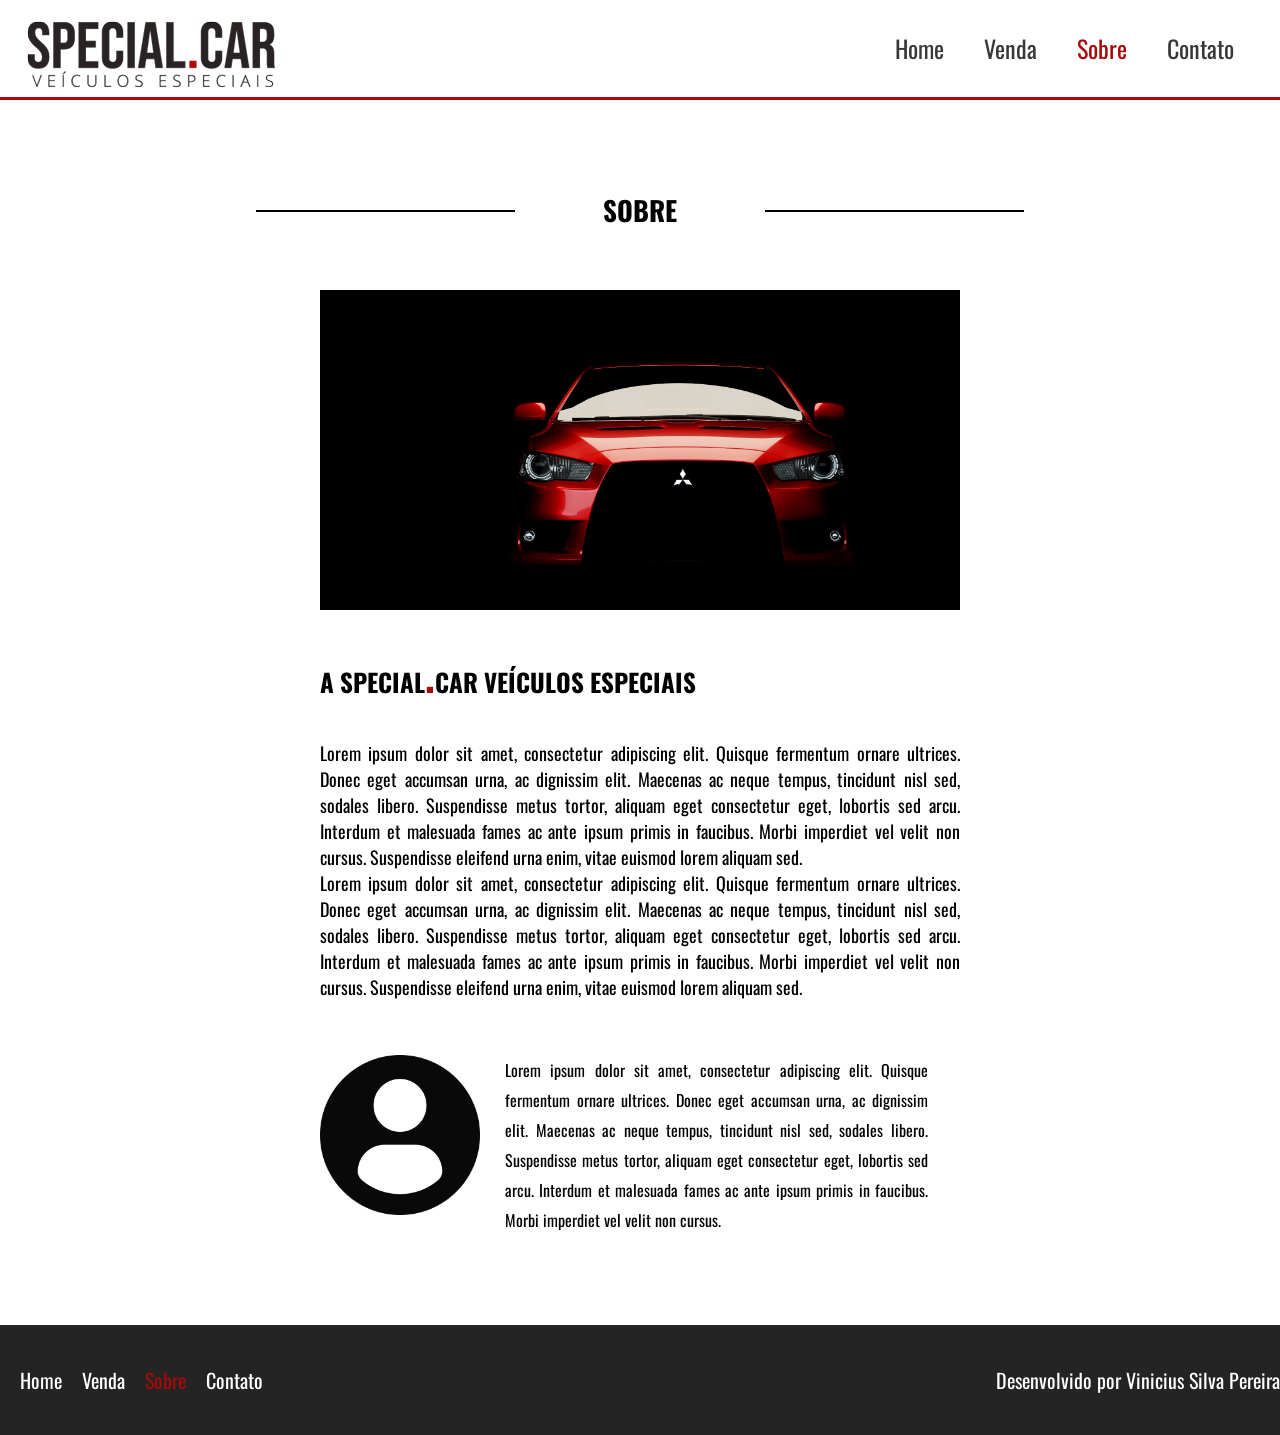
<file: pages/sobre.html>
<!DOCTYPE html>
<html lang="pt-br">
<head>
    <meta charset="UTF-8">
    <meta name="viewport" content="width=device-width, initial-scale=1.0">
    <link href="https://fonts.googleapis.com/css2?family=Oswald:wght@300&display=swap" rel="stylesheet">
    <link rel="shorcut icon" type="image-x/png" href="/../imagens/car.ico"/>
    <link href="../css/style.css" rel="stylesheet">
    <script src="../js/jquery-3.5.1.js"></script>
    <script src="../js/functions.js"></script>
    <title>Sobre</title>
</head>
<body>
    <header style="border-bottom: 3px solid #a80909;">
        <div class="container">
            <div class="logo-header"></div>
            <nav class="menu-desktop">
                <ul>
                    <li><a href="../index.html">Home</a></li>
                    <li><a href="venda.html">Venda</a></li>
                    <li><a style="color: #a80909;"  href="sobre.html">Sobre</a></li>
                    <li><a href="contato.html">Contato</a></li>
                </ul>
            </nav><!--menu-desktop-->

            <nav class="menu-mobile">
                <ul>
                    <li><a href="../index.html">Home</a></li>
                    <li><a href="venda.html">Venda</a></li>
                    <li><a style="color: #a80909;" href="">Sobre</a></li>
                    <li><a href="contato.html">Contato</a></li>
                </ul>
            </nav><!--menu-mobile-->
        </div><!--container-->
        <div class="clear"></div>
    </header><!--header-->

    <section class="sobre">
        <div class="linha-titulo">
            <div class="linha"></div>
            <h2>Sobre</h2>
        </div><!--linha-titulo-->

        <div class="container">
            <div class="template-sobre">
                <div class="template-sobre-img"></div>
            </div>
            <div class="texto-sobre">
                <h2>A special<span>.</span>car veículos especiais</h2>
                <p>Lorem ipsum dolor sit amet, consectetur adipiscing elit. Quisque fermentum ornare ultrices. Donec eget accumsan urna, ac dignissim elit. Maecenas ac neque tempus, tincidunt nisl sed, sodales libero. Suspendisse metus tortor, aliquam eget consectetur eget, lobortis sed arcu. Interdum et malesuada fames ac ante ipsum primis in faucibus. Morbi imperdiet vel velit non cursus. Suspendisse eleifend urna enim, vitae euismod lorem aliquam sed.<br>Lorem ipsum dolor sit amet, consectetur adipiscing elit. Quisque fermentum ornare ultrices. Donec eget accumsan urna, ac dignissim elit. Maecenas ac neque tempus, tincidunt nisl sed, sodales libero. Suspendisse metus tortor, aliquam eget consectetur eget, lobortis sed arcu. Interdum et malesuada fames ac ante ipsum primis in faucibus. Morbi imperdiet vel velit non cursus. Suspendisse eleifend urna enim, vitae euismod lorem aliquam sed.
                </p>
            </div>
            <div class="proprietario-container">
                <div class="foto-proprietario"></div>
                <div class="texto-proprietario">
                    <p>Lorem ipsum dolor sit amet, consectetur adipiscing elit. Quisque fermentum ornare ultrices. Donec eget accumsan urna, ac dignissim elit. Maecenas ac neque tempus, tincidunt nisl sed, sodales libero. Suspendisse metus tortor, aliquam eget consectetur eget, lobortis sed arcu. Interdum et malesuada fames ac ante ipsum primis in faucibus. Morbi imperdiet vel velit non cursus.</p>
                </div>
            </div>
        </div><!--container-->
        <div class="clear"></div>
    </section><!--sobre-->
    
    <footer>
        <div class="container">
            <nav class="menu-footer">
                <ul>
                    <li><a href="../index.html">Home</a></li>
                    <li><a href="venda.html">Venda</a></li>
                    <li><a style="color: #a80909;" href="">Sobre</a></li>
                    <li><a href="contato.html">Contato</a></li>
                </ul>
            </nav>
            <p>Desenvolvido por Vinicius Silva Pereira</p>
        </div>
        <div class="clear"></div>
    </footer>
</body>
</html>
</file>
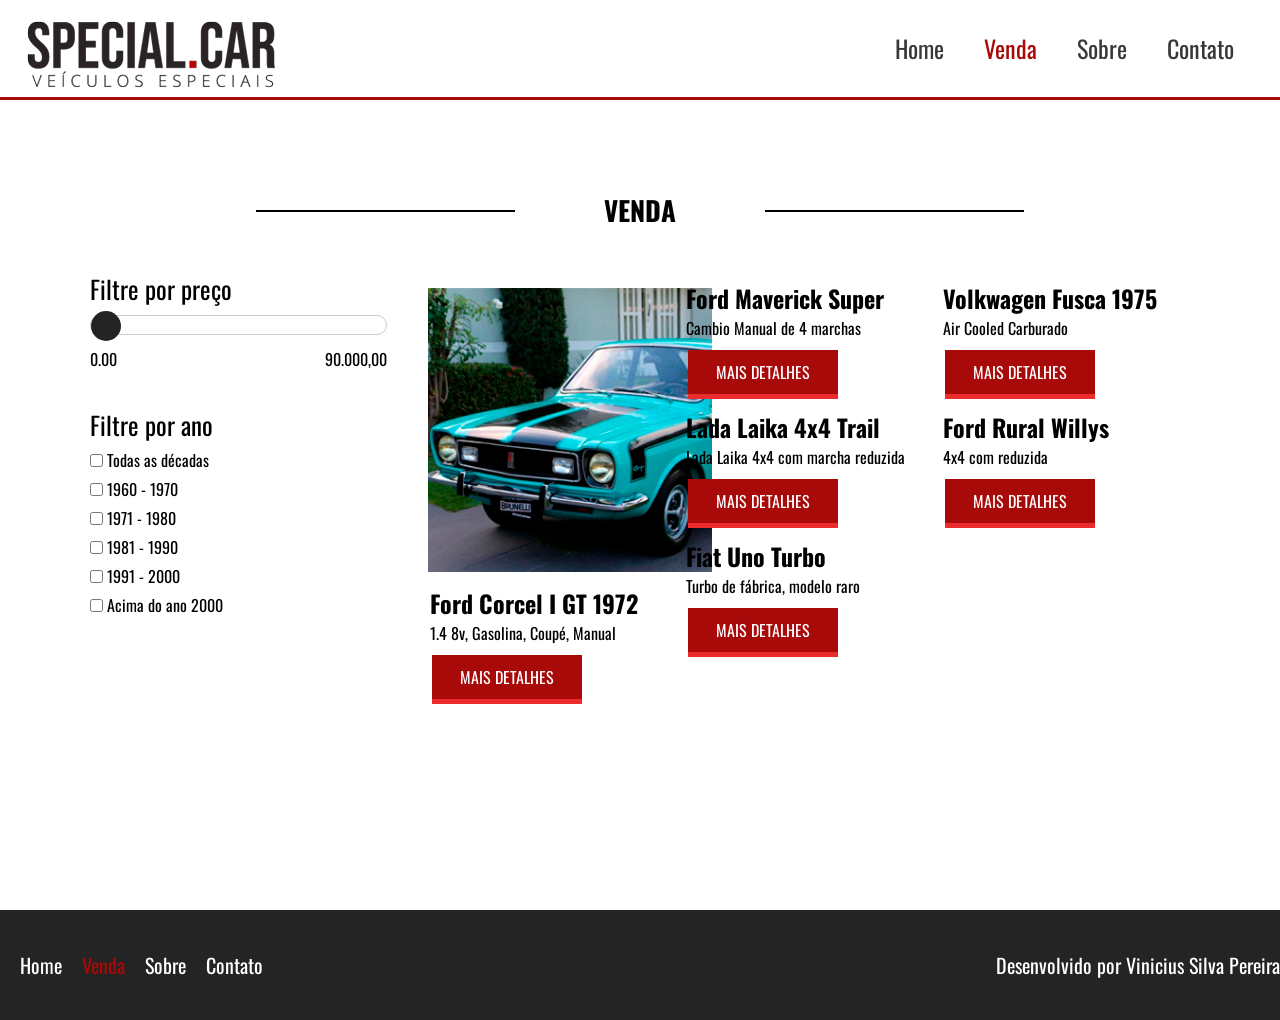
<file: pages/venda.html>
<!DOCTYPE html>
<html lang="pt-br">
<head>
    <meta charset="UTF-8">
    <meta name="viewport" content="width=device-width, initial-scale=1.0">
    <link href="https://fonts.googleapis.com/css2?family=Oswald:wght@300&display=swap" rel="stylesheet">
    <link rel="shorcut icon" type="image-x/png" href="/../imagens/car.ico"/>
    <link href="../css/style.css" rel="stylesheet">
    <script src="../js/jquery-3.5.1.js"></script>
    <script src="../js/functions.js"></script>
    <title>Veículos Especiais</title>
</head>
<body>
    <header style="border-bottom: 3px solid #a80909;">
        <div class="container">
            <div class="logo-header"></div>
            <nav class="menu-desktop">
                <ul>
                    <li><a href="../index.html">Home</a></li>
                    <li><a style="color: #a80909;" href="venda.html">Venda</a></li>
                    <li><a href="sobre.html">Sobre</a></li>
                    <li><a href="contato.html">Contato</a></li>
                </ul>
            </nav><!--menu-desktop-->

            <nav class="menu-mobile">
                <ul>
                    <li><a href="../index.html">Home</a></li>
                    <li><a style="color: #a80909;" href="venda.html">Venda</a></li>
                    <li><a href="sobre.html">Sobre</a></li>
                    <li><a href="contato.html">Contato</a></li>
                </ul>
            </nav><!--menu-mobile-->
        </div><!--container-->
        <div class="clear"></div>
    </header><!--header-->

    <section class="venda">
        <div class="linha-titulo">
            <div class="linha"></div>
            <h2>Venda</h2>
        </div><!--linha-titulo-->

        <div class="container">
            <div class="conteudo-venda">
                <div class="sidebar">
                    <div class="pesquisa1">
                        <h2>Filtre por preço</h2>
                        <div class="barra-preco">
                            <div class="barra-preco-fill"></div>
                            <div class="barra-pointer"></div>
                        </div><!--barra-preco-->
                        <div class="valor-barra-pesquisa">
                            <p class="preco-pesquisa">0.00</p>
                            <p>90.000,00</p>
                        </div><!--valor-barra-pesquisa-->
                    </div><!--pesquisa1-->

                    <div class="clear"></div>

                    <div class="pesquisa2">
                        <h2>Filtre por ano</h2>
                        <form>
                            <div class="form-wrapper">
                                <input type="checkbox" id="item1" name="all" value="all">
                                <label for="item1">Todas as décadas</label>
                            </div><!--form-wrapper-->

                            <div class="form-wrapper">
                                <input type="checkbox" id="item1" name="1960-1970" value="1960-1970">
                                <label for="item1">1960 - 1970</label>
                            </div><!--form-wrapper-->

                            <div class="form-wrapper">
                                <input type="checkbox" id="item1" name="1971-1980" value="1971-1980">
                                <label for="item1">1971 - 1980</label>
                            </div><!--form-wrapper-->

                            <div class="form-wrapper">
                                <input type="checkbox" id="item1" name="1981-1990" value="1981-1990">
                                <label for="item1">1981 - 1990</label>
                            </div><!--form-wrapper-->

                            <div class="form-wrapper">
                                <input type="checkbox" id="item1" name="1991-2000" value="1991-2000">
                                <label for="item1">1991 - 2000</label>
                            </div><!--form-wrapper-->

                            <div class="form-wrapper">
                                <input type="checkbox" id="item1" name="2000+" value="2000+">
                                <label for="item1">Acima do ano 2000 </label>
                            </div><!--form-wrapper-->
                        </form>
                    </div><!--pesquisa2-->
                </div><!--sidebar-->

                <div class="vitrine-venda">
                    <div class="vitrine-destaque">
                        <div class="carro-img" >
                            <img src="/./imagens/vitrine.png"> 
                        </div>
                        <div class="info-carro">
                            <h2>Ford Corcel I GT 1972</h2>
                            <p>1.4 8v, Gasolina, Coupé, Manual</p>
                            <a class="btn1" href="./carros-disponiveis/corcel.html">Mais Detalhes</a>
                        </div>   
                    </div><!--vitrine-destaque-->
                    
                    <div class="vitrine-destaque">
                        <div style="background-image: url(../imagens/Ford-Maverick/1.jpg); background-size: cover; background-position: center;" class="carro-img" ></div>
                        <div class="info-carro">
                            <h2>Ford Maverick Super</h2>
                            <p>Cambio Manual de 4 marchas</p>
                            <a class="btn1" href="carros-disponiveis/ford-maverick.html">Mais Detalhes</a>
                        </div>   
                    </div><!--vitrine-destaque-->   
        
                    <div class="vitrine-destaque">
                        <div style="background-image: url(../imagens/Fusca-1975/1.jpg); background-size: cover; background-position: center;" class="carro-img" ></div>
                        <div class="info-carro">
                            <h2>Volkwagen Fusca 1975</h2>
                            <p>Air Cooled Carburado</p>
                            <a class="btn1" href="carros-disponiveis/fusca-1975.html">Mais Detalhes</a>
                        </div>   
                    </div><!--vitrine-destaque-->
                    <div class="vitrine-destaque">
                        <div style="background-image: url(../imagens/Lada/1.jpg); background-size: cover; background-position: 10%;" class="carro-img" ></div>
                        <div class="info-carro">
                            <h2>Lada Laika 4x4 Trail</h2>
                            <p>Lada Laika 4x4 com marcha reduzida</p>
                            <a class="btn1" href="carros-disponiveis/lada.html">Mais Detalhes</a>
                        </div>   
                    </div><!--vitrine-destaque-->
                    
                    <div class="vitrine-destaque">
                        <div style="background-image: url(../imagens/Rural-Willys/1.jpg); background-size: cover; background-position: center;" class="carro-img" ></div>
                        <div class="info-carro">
                            <h2>Ford Rural Willys</h2>
                            <p>4x4 com reduzida</p>
                            <a class="btn1" href="carros-disponiveis/rural-willys.html">Mais Detalhes</a>
                        </div>   
                    </div><!--vitrine-destaque-->   
        
                    <div class="vitrine-destaque">
                        <div style="background-image: url(../imagens/Uno/1.jpg); background-size: cover; background-position: center;" class="carro-img" ></div>
                        <div class="info-carro">
                            <h2>Fiat Uno Turbo</h2>
                            <p>Turbo de fábrica, modelo raro</p>
                            <a class="btn1" href="carros-disponiveis/uno.html">Mais Detalhes</a>
                        </div>   
                    </div><!--vitrine-destaque-->
                </div><!--vitrine-venda--> 
            </div><!--conteudo-venda-->
        </div><!--container-->
        <div class="clear"></div>
    </section><!--section-venda-->
    
    <footer>
        <div class="container">
            <nav class="menu-footer">
                <ul>
                    <li><a href="../index.html">Home</a></li>
                    <li><a style="color: #a80909;" href="venda.html">Venda</a></li>
                    <li><a href="sobre.html">Sobre</a></li>
                    <li><a href="contato.html">Contato</a></li>
                </ul>
            </nav>
            <p>Desenvolvido por Vinicius Silva Pereira</p>
        </div>
        <div class="clear"></div>
    </footer>
</body>
</html>
</file>
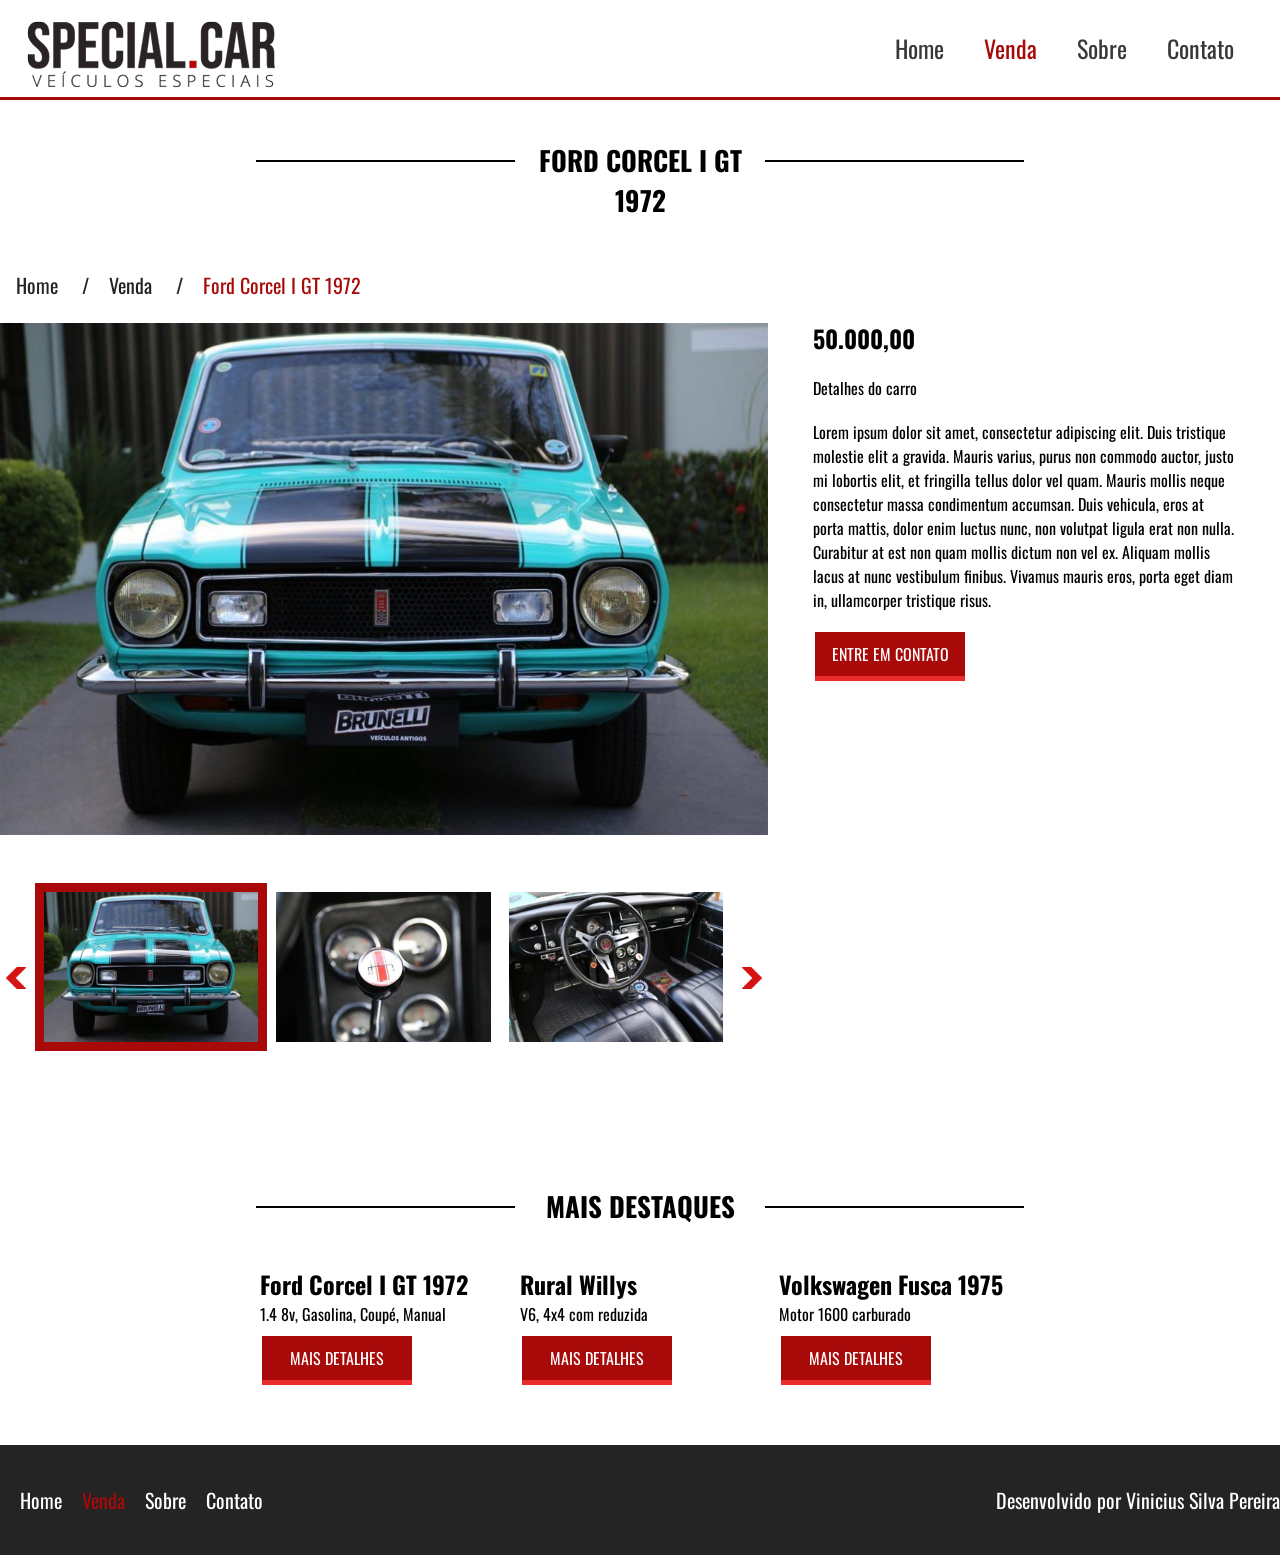
<file: pages/carros-disponiveis/corcel.html>
<!DOCTYPE html>
<html lang="pt-br">
<head>
    <meta charset="UTF-8">
    <meta name="viewport" content="width=device-width, initial-scale=1.0">
    <link href="https://fonts.googleapis.com/css2?family=Oswald:wght@300&display=swap" rel="stylesheet">
    <link rel="shorcut icon" type="image-x/png" href="/../imagens/car.ico"/>
    <link href="/../css/style.css" rel="stylesheet">
    <script src="/../js/jquery-3.5.1.js"></script>
    <script src="/../js/functions.js"></script>
    <title>Ford Corcel 1972</title>
</head>
<body>
    <header style="border-bottom: 3px solid #a80909;">
        <div class="container">
            <div class="logo-header"></div>
            <nav class="menu-desktop">
                <ul>
                    <li><a href="/../index.html">Home</a></li>
                    <li><a style="color: #a80909;" href="../venda.html">Venda</a></li>
                    <li><a href="../sobre.html">Sobre</a></li>
                    <li><a href="../contato.html">Contato</a></li>
                </ul>
            </nav><!--menu-desktop-->

            <nav class="menu-mobile">
                <ul>
                    <li><a href="/../index.html">Home</a></li>
                    <li><a style="color: #a80909;" href="venda.html">Venda</a></li>
                    <li><a href="../sobre.html">Sobre</a></li>
                    <li><a href="../contato.html">Contato</a></li>
                </ul>
            </nav><!--menu-mobile-->
        </div><!--container-->
        <div class="clear"></div>
    </header><!--header-->

    <section class="venda-single">
        <div class="container">

            <div class="linha-titulo">
                <div class="linha"></div>
                <h2>Ford Corcel I GT 1972</h2>
            </div><!--linha-titulo-->

            <div class="info-veiculo">
                <nav class="breadcrumb">
                    <ul>
                        <li><a href="/../index.html">Home</a></li>
                        <li><a href="../venda.html">Venda</a></li>
                        <li style="color: #a80909;">Ford Corcel I GT 1972</li>
                    </ul>
                </nav>
                <div class="foto-destaque"></div>
                <div class="nav-galeria-parent">
                    <div class="seta-esquerda"></div>
                    <div class="seta-direita"></div>
                    <div class="nav-galeria">
                        <div class="nav-galeria-wrapper">
                            <div class="mini-img-wrapper"><div  class="mini-img" style="background-image: url(/../imagens/venda1.jpg);"></div></div><!--mini-img-wrapper-->
                            <div class="mini-img-wrapper"><div  class="mini-img" style="background-image: url(/../imagens/vitrine2.png);"></div></div><!--mini-img-wrapper-->
                            <div class="mini-img-wrapper"><div  class="mini-img" style="background-image: url(/../imagens/vitrine3.png);"></div></div><!--mini-img-wrapper-->
                            <div class="mini-img-wrapper"><div  class="mini-img" style="background-image: url(/../imagens/venda2.jpg);"></div></div><!--mini-img-wrapper-->
                            <div class="mini-img-wrapper"><div  class="mini-img" style="background-image: url(/../imagens/vitrine2.png);"></div></div><!--mini-img-wrapper-->
                            <div class="mini-img-wrapper"><div  class="mini-img" style="background-image: url(/../imagens/venda1.jpg);"></div></div><!--mini-img-wrapper-->
                            
                        </div><!--nav-galeria-wrapper-->
                    </div><!--nav-galeria-->
                </div><!--nav-galeria-parent-->
                
            </div><!--info-veiculo-->
            
            <div class="descricao-veiculo">
                <h2>50.000,00</h2>
                <p>Detalhes do carro</p>
                <p>Lorem ipsum dolor sit amet, consectetur adipiscing elit. Duis tristique molestie elit a gravida. Mauris varius, purus non commodo auctor, justo mi lobortis elit, et fringilla tellus dolor vel quam. Mauris mollis neque consectetur massa condimentum accumsan. Duis vehicula, eros at porta mattis, dolor enim luctus nunc, non volutpat ligula erat non nulla. Curabitur at est non quam mollis dictum non vel ex. Aliquam mollis lacus at nunc vestibulum finibus. Vivamus mauris eros, porta eget diam in, ullamcorper tristique risus.</p>
                <a class="btn1" href="../contato.html">Entre em contato</a>
            </div><!--descricao-veiculo-->
        </div><!--container-->
        <div class="clear"></div>
    </section><!--venda-single-->


    <section class="destaques-venda-individual">
        <div class="linha-titulo">
            <div class="linha"></div>
            <h2>Mais destaques</h2>
        </div><!--linha-titulo-->

        <div class="container">
                <div class="vitrine-venda-individual">
                    <div class="vitrine-destaque">
                        <div style="background-image: url(/../imagens/vitrine.png);" class="carro-img" ></div>
                        <div class="info-carro">
                            <h2>Ford Corcel I GT 1972</h2>
                            <p>1.4 8v, Gasolina, Coupé, Manual</p>
                            <a class="btn1" href="corcel.html">Mais Detalhes</a>
                        </div>   
                    </div><!--vitrine-destaque-->
                    
                    <div class="vitrine-destaque">
                        <div style="background-image: url(/../imagens/Rural-Willys/1.jpg); background-position: center; background-size: cover;" class="carro-img" ></div>
                        <div class="info-carro">
                            <h2>Rural Willys</h2>
                            <p>V6, 4x4 com reduzida</p>
                            <a class="btn1" href="rural-willys.html">Mais Detalhes</a>
                        </div>   
                    </div><!--vitrine-destaque-->   
        
                    <div class="vitrine-destaque">
                        <div style="background-image: url(/../imagens/Fusca-1975/1.jpg);background-position: center; background-size: cover;" class="carro-img" ></div>
                        <div class="info-carro">
                            <h2>Volkswagen Fusca 1975</h2>
                            <p>Motor 1600 carburado</p>
                            <a class="btn1" href="fusca-1975.html">Mais Detalhes</a>
                        </div>   
                    </div><!--vitrine-destaque-->
                </div><!--vitrine-venda--> 
        </div><!--container-->
        <div class="clear"></div>
    </section><!--section-venda-->
    
    <footer>
        <div class="container">
            <nav class="menu-footer">
                <ul>
                    <li><a href="/../index.html">Home</a></li>
                    <li><a style="color: #a80909;" href="venda.html">Venda</a></li>
                    <li><a href="../sobre.html">Sobre</a></li>
                    <li><a href="../contato.html">Contato</a></li>
                </ul>
            </nav>
            <p>Desenvolvido por Vinicius Silva Pereira</p>
        </div>
        <div class="clear"></div>
    </footer>
</body>
</html>
</file>
<file: css/style.css>
*{
    margin: 0;
    padding: 0;
    box-sizing: border-box;
    outline: 0;
    font-family: 'Oswald', sans-serif;
}

html, body{
    height: 100%;
}
/***DIVS GERAIS***/
.container{
    width: 100%;
    max-width: 1400px;
    margin: 0 auto;
}

.clear{
    clear: both;
}


.linha-titulo{
    text-align: center;
    position: relative;
    max-width: 768px;
    margin: 0 auto;
}

.linha{
    position: absolute;
    height: 2px;
    width: 100%;
    top: 20px;
    background:black;
}

.linha-titulo h2{
    position: relative;
    display: inline-block;
    width: 250px;
    text-align: center;
    font-size: 27px;
    text-transform: uppercase;
    background: rgb(255, 255, 255);
}
/***FIM DIVS GERAIS***/


/***HEADER***/
header{
    padding: 20px 2%;
    height: 100px;
}

header .logo-header{
    width: 250px;
    height: 69px;
    background-image: url(../imagens/logo.png);
    background-position: center;
    background-size: contain;
    background-repeat: no-repeat;
    float: left;
}

header nav.menu-desktop{
    margin-top: 10px;
    float: right;
}

header nav.menu-desktop ul{
    list-style-type: none;
}

header nav.menu-desktop ul li{
    float: left;
    padding: 0 20px;
}
header nav.menu-desktop ul li a{
    text-decoration: none;
    color: #383838;
    font-size: 24px;
}

nav.menu-mobile{
    display: none;
    float: right;
    width: 35px;
    height: 35px;
    background-image: url(../imagens/menu.png);
    background-size: 100% 100%;
    background-repeat: no-repeat;
    margin-top: 15px;
}

nav.menu-mobile ul{
    display: none;
    list-style-type: none;
    width: 100%;
    position: absolute;
    top: 100px;
    left: 0;
    text-align: center;
    background-color: rgba(255, 255, 255, 0.8);
    cursor: pointer;
}

header nav.menu-mobile ul li{
    padding: 10px 0;
    border-bottom: 2px solid rgb(20, 20, 20);
}

header nav.menu-mobile ul li:hover{
    background-color: rgba(128, 128, 128, 0.8);
}
header nav.menu-mobile ul li a{
    text-decoration: none;
    color: #383838;
    font-size: 20px;
}



@media screen and (max-width: 768px){
    nav.menu-desktop{
        display: none;
    }
    nav.menu-mobile{
        display: block;
        
    }
    nav.menu-mobile ul{
        z-index: 999;
    }
    
}
/***FIM HEADER***/


/***SECTION BANNER**/
section.banner{
    width: 100%;
    height: calc(100vh - 100px);
    min-height: 600px;
    max-height: 800px;
    background-color: black;
    background-image: url(../imagens/Banner1.png);
    background-repeat: no-repeat;
    background-size: contain;
    background-position: right bottom;
    font-style: italic;
}

.text-container{
    padding: 250px;
}

.text-banner{
    width: 300px;
    height: 40px;
    color: white;
    background-image: url(../imagens/text-container.png);
    background-position: center;
    background-repeat: no-repeat;
    background-size: 100% 100%;
    font-size: 25px;
    margin-top: 10px;
    text-align: center;
    padding: 0;
    text-transform: uppercase;
    position: relative;
    left: -110px;
}

.text-banner:nth-of-type(2){
    width: 300px;
    height: 40px;
    position: relative;
    left: -140px;
}
.text-banner:nth-of-type(3){
    width: 300px;
    height: 40px;
    position: relative;
    left: -170px
}

.text-banner:nth-of-type(4){
    width: 300px;
    height:  40px;
    color: rgb(20, 20, 20);
    background-image: url(../imagens/text-container-white.png);
    background-position: center;
    background-repeat: no-repeat;
    background-size: 100% 100%;
    font-size: 20px;
    margin-top: 10px;
    text-align: center;
    padding: 5px;
    position: relative;
    left: -200px;
}
@media screen and (max-width: 1170px){
    .text-banner{
        width: 200px;
        height: 30px;
        font-size: 15px;
        margin-top: 5px;
        padding: 0px;
        position: relative;
        left: 90px;
    }
    .text-banner:nth-of-type(2){
        width: 200px;
        height: 30px;
        font-size: 15px;
        margin-top: 5px;
        padding: 0px;
        position: relative;
        left: 70px;
    }
    .text-banner:nth-of-type(3){
        width: 200px;
        height: 30px;
        font-size: 15px;
        margin-top: 5px;
        padding: 0;
        position: relative;
        left: 50px;
    }
    .text-container{
        padding: 50px;
    }
    .text-banner:nth-of-type(4){
        width: 250px;
        height:  30px;
        color: rgb(20, 20, 20);
        background-image: url(../imagens/text-container-white.png);
        background-position: center;
        background-repeat: no-repeat;
        background-size: 100% 100%;
        font-size: 14px;
        margin-top: 5px;
        text-align: center;
        padding: 5px;
        position: relative;
        left: -20px;
    }

}
@media screen and (max-width: 768px){
    section.banner{
        height: 70vh;
        min-height: 0;
        max-height: 800px;
    }
    
}
/***FIM SECTION BANNER***/






/***SECTION VEÍCULOS-DESTAQUE***/
section.veiculos-destaque{
    padding: 90px 2%;
}

.veiculos-destaque  .container{
    max-width: 800px;
    padding: 40px 0;
}

.vitrine-destaque{
    float: left;
    width: 33.3%;
}

.vitrine-destaque .carro-img img{
    width: 300px;
    height: 300px;
    object-fit: cover;
    border: 8px solid white;
}

.info-carro{
    margin-left: 10px;
}

.info-carro a{
    margin-top: 10px;
}

.btn1{
    width: 150px; 
    padding: 10px;
    background-color: #a80909;
    text-decoration: none;
    display: block;
    text-align: center;
    color: white;
    text-transform: uppercase;
    margin-left: 2px;
    border-bottom: 5px solid #eb2c2c;
}

@media screen and (max-width: 768px){
    .veiculos-destaque .container{
        display: inline-block;
        text-align: center;
    }
    .vitrine-destaque{
        float: none;
        width: 60%; 
        display: inline-block;
        margin-top: 20px;
    }
    .info-carro a{
        display: inline-block;
    }
}
/***FIM SECTION VEÍCULOS-DESTAQUE***/

/***SECTION SERVICOS***/
section.servicos{
    display: flex;
}

.part1{
    width: 50%;
    padding:90px 2%;
    background-color: #242424;
    color: white;
    text-align: center;
}

.part1-wrapper{
    display: inline-block;
    text-align: left;
}

.part1-wrapper h2{
    font-size: 40px;
    font-style: italic;
}
.part1-wrapper ul{
    display: inline-block;
    margin-top: 20px;
}
.part1-wrapper li{
    margin-left: 20px;
}
.part1-wrapper a{
    display: inline-block;
    vertical-align: bottom;
    margin-left: 50px;
}

.part2{
    width: 50%;
    padding:90px 2%;
    background-color: #eb2c2c;
    color: white;
    text-align: left;
}
.part2 h2{
    font-size: 40px;
    font-style: italic;
}
.part2-depoimentos{
    width: 80%;
    height: 150px;
    margin-top: 20px;
    font-size: 20px;
}

.navigation{
    float: left;
    position: relative;
}
.navigation img{
    left: 0; 
    top: 80px;
    position: absolute;
    cursor: pointer;
}
.navigation img:nth-of-type(2){
    left: 50px; 
}

.nome-depoimento{
    margin-top: 20px;
    float: right;
    margin-right: 80px;
    font-size: 18px;
}

@media screen and (max-width:840px){
    .part1-wrapper a{
        display: block;
        margin-left: 0;
        margin-top: 40px;
    }
}
@media screen and (max-width:1024px){
    section.servicos{
        flex-direction: column;
    }
    
    .part1{
        display: inline-block;
        width: 100%;
        padding:90px 2%;
    }
    .part2{
        display: inline-block;
        width: 100%;
        padding:90px 5%;
    }
}

/***SECTION CONTATOS***/
section.contato{
    padding: 90px 2%;
    min-height: 90%;
}


section.contato form{
    max-width: 800px;
    margin: 30px auto;
}

section.contato .input-wrapper{
    float: left;
    padding: 10px;
    margin-top: 10px;
}

section.contato input[type=text]{
    width: 100%;
    border: 1px solid #ccc;
    height: 40px;
    line-height: 40px;
    padding-left:10px;
}
.w100{
    width: 100%;
}

.w50{
    width: 50%;
}

section.contato textarea{
    width: 100%;
    height: 200px;
    border: 1px solid #ccc;
    line-height: 40px;
    padding-left:10px;
    resize: none;
}

@media screen and (max-width: 768px){
    .w50{
        width: 100%;
    }
}
/***FIM SECTION CONTATOS***/


/***VENDA.HTML***/
/***SECTION VENDA***/
section.venda{
    padding: 90px;
    min-height: 90%;
}

.conteudo-venda{
    margin-top: 40px;
}

.sidebar{
    float: left;
    width: 30%;
}

.pesquisa1 h2{
    font-size: 25px;
    font-weight: normal;
}

.barra-preco{
    width: 90%;
    height: 20px;
    background: white;
    margin-top: 8px;
    border: 1px solid #ccc;
    border-radius: 20px;
    position: relative;
}

.barra-preco-fill{
    position: absolute;
    top: 0;
    left: 0;
    width: 0;
    height: 20px;
    background: gray;
    border-radius: 20px;
}

.barra-pointer{
    width: 30px;
    height: 30px;
    position: absolute;
    top: -5px;
    left: 0;
    background: #242424;
    border-radius: 20px;
    cursor: pointer;    
}

.valor-barra-pesquisa{
    margin-top: 12px;
    width: 90%;
}

.valor-barra-pesquisa  p:nth-of-type(1){
    float: left;
}

.valor-barra-pesquisa  p:nth-of-type(2){
    float: right;
}
.pesquisa2{
    padding-top: 35px;
}
.pesquisa2 h2{
    font-size: 25px;
    font-weight: normal;
}
.form-wrapper{
    padding-top: 5px;
}

.vitrine-venda{
    width: 70%;
    float: left;
}

.vitrine-venda .vitrine-destaque{
    padding-top: 10px;
}

@media screen and (max-width: 900px){
    .vitrine-venda{
        width: 100%;
    }

    .sidebar{
        width: 100%;
        text-align: center;
    }
    .pesquisa1{
        display: inline-block;
        width: 100%;
    }
    .pesquisa2{
        display: inline-block;
        text-align: left;
    }

}

@media screen and (max-width: 768px){
    .vitrine-venda{
        float: none;
        width: 100%;
        display: inline-block;
        text-align: center;        
    }
}

/***FIM SECTION VENDA***/

/***FIM VENDA.HTML***/

/***SOBRE.HTML***/

/***SECTION SOBRE***/
section.sobre{
    padding: 90px;
    min-height: 90%;
}

.template-sobre{
    width: 100%;
    padding-top: 50%;
    background-image: url(../imagens/Banner1.png);
    background-size: contain;
    margin: 0 auto;
    margin-top: 60px;
}

section.sobre > .container{
    max-width: 640px;
}

.texto-sobre{
    margin-top: 35px;
}

.texto-sobre h2{
    font-size: 25px;
    text-transform: uppercase;
}
.texto-sobre p{
    font-size: 18px;
    text-align: justify;
    padding: 35px 0;
}

.texto-sobre span{
    color: #a80909;
    font-size: 40px;
}

.proprietario-container{
    padding: 20px 0;
}

.foto-proprietario{
    width: 25%;
    padding-top: 25%;
    background-image: url(../imagens/user.png);
    background-position: center;
    background-size: 100% 100%;
    float: left;
}

.texto-proprietario{
    width: 70%;
    float: left;
}
.texto-proprietario p{
    margin-left: 25px;
    text-align: justify;
    line-height: 30px;
}

@media screen and (max-width:768px){

    .proprietario-container{
        padding: 20px 0;
        text-align: center;
    }
    .foto-proprietario{
        width: 250px;
        padding-top: 250px;
        float: none;
        display: inline-block;
    }
    .texto-proprietario{
        width: 100%;
        float: none;
        margin-top: 25px;
        display: inline-block;
        margin-left: -25px;
    } 
}
/***FIM SECTION SOBRE***/
/***FIM SOBRE.HTML***/

/***VENDA-INDIVIDUAL.HTML***/
section.venda-single  .linha-titulo{
    margin: 40px auto;
}

.info-veiculo{
    float: left;
    width: 60%;
}

.descricao-veiculo{
    float: left;
    width: 40%;
    padding: 45px;
    margin-top: 15px;
  
}

.foto-destaque{
    width: 100%;
    padding-top: 70%;
    background-position: center;
    background-repeat: no-repeat;
    background-size: contain;
}

.descricao-veiculo p{
    padding-top: 20px;
}

.descricao-veiculo a{
    margin-top: 20px;
}
.nav-galeria-parent{
    width: 100%;
    padding: 35px; 
    position: relative;

}
.seta-esquerda{
    background-image: url(../imagens/left-arrow.png);
    background-size: 100% 100%;
    width: 22px;
    height: 22px;
    position: absolute;
    left:5px;
    top: 50%;
    cursor: pointer;
}

.seta-direita{
    background-image: url(../imagens/right-arrow.png);
    background-size: 100% 100%;
    width: 22px;
    height: 22px;
    position: absolute;
    right: 5px;
    top: 50%;
    cursor: pointer;
}
.nav-galeria{
    width: 100%;
    overflow: hidden;
}

.mini-img-wrapper{
    float: left;
    padding: 9px;
    
   
}

.mini-img{
    width: 100%;
    padding-top: 70%;
    background-position: center;
    background-size: cover;
    cursor: pointer;

}

nav.breadcrumb ul{
    padding: 10px 16px;
    list-style: none;
}

nav.breadcrumb ul li{
    display: inline;
    font-size: 20px;
}

nav.breadcrumb ul li a{
    text-decoration: none;
    color: #242424;
}

nav.breadcrumb ul li+li::before{
    padding: 20px;
    color: #242424;
    content: "/";
}

nav.breadcrumb ul li a:hover{
    text-decoration: underline;
}

.destaques-venda-individual{
    padding: 60px;
    max-width: 900px;
    margin: 0 auto;
}

.destaques-venda-individual .linha-titulo{
    margin: 40px auto
}

@media screen and (max-width: 968px){
    .info-veiculo{
        float: left;
        width: 100%;
    }
    .descricao-veiculo{
        float: left;
        width: 100%;
        padding: 45px;
        margin-top: 15px;
    }
    .descricao-veiculo a{
        margin: 50px auto;
    }
    .vitrine-venda-individual{
        width: 100%;
        text-align: center;
        margin: 0 auto;
    }
    
}
/***FIM VENDA-INDIVIDUAL.HTML***/

/***CONTATO.HTML***/
section.contato{
    padding: 90px 0;
    min-height: 80%;
}
/***FIM-CONTATO.HTML***/

/***FOOTER***/
footer{
    padding: 40px 0;
    background-color: #242424;
}
.menu-footer{
    float: left;
}
.menu-footer ul{
    list-style-type: none;
}
.menu-footer li{
    float: left;
    padding-left: 20px;
}
.menu-footer li a{
    text-decoration: none;
    color: white;
    font-size: 20px;
}
footer p{
    float: right;
    color: white;
    font-size: 20px;
}
@media screen and (max-width: 768px){
    .menu-footer{
        display: none;
    }
    footer p{
        float: none;
        text-align: center;
    }
}
/***FIM FOOTER***/
</file>
